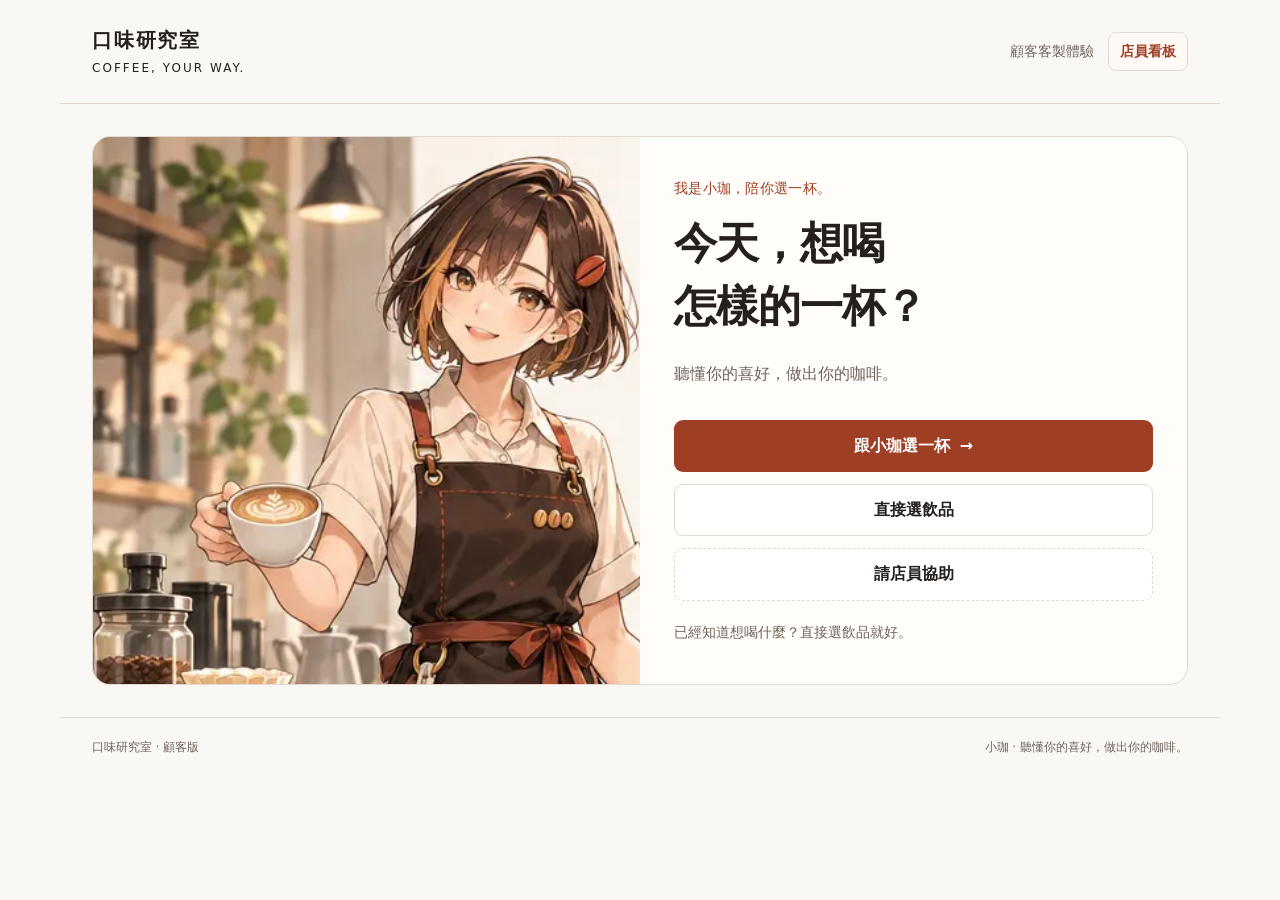
<file: index.html>
<!doctype html>
<html lang="zh-Hant">
<head>
  <meta charset="utf-8">
  <meta name="viewport" content="width=device-width, initial-scale=1">
  <meta name="theme-color" content="#2c201b">
  <title>口味研究室｜這杯咖啡，照你的喜歡</title>
  <meta name="description" content="選擇你喜歡的甜度與酸苦程度，讓這杯咖啡更符合你的口味。">
  <style>
:root {
  color-scheme: light;
  --ink: #25201e; --muted: #70635d; --accent: #9e3e24;
  --line: #e3d9d0; --paper: #faf8f5; --selected: #fff1e7;
}
* { box-sizing: border-box; }
body { margin: 0; background: var(--paper); color: var(--ink); font: 1rem/1.65 system-ui, -apple-system, "Noto Sans TC", sans-serif; }
button, input, select { font: inherit; }
button, label.choice, label.scale-option { -webkit-tap-highlight-color: transparent; }
button { cursor: pointer; }
button:disabled { cursor: not-allowed; opacity: .4; }
button, a, select { touch-action: manipulation; }
button:focus-visible, a:focus-visible, select:focus-visible, summary:focus-visible { outline: 3px solid #b87343; outline-offset: 4px; }
[hidden] { display: none !important; }
.sr-only { position: absolute; width: 1px; height: 1px; margin: -1px; padding: 0; clip-path: inset(50%); overflow: hidden; white-space: nowrap; }
.site-header { max-width: 1160px; margin: auto; padding: 24px 32px; display: flex; align-items: center; justify-content: space-between; gap: 16px; border-bottom: 1px solid var(--line); }
.brand { background: none; border: 0; color: var(--ink); padding: 0; text-align: left; font-size: 1.25rem; font-weight: 750; letter-spacing: .09em; }
.brand small { display: block; margin-top: 2px; font-size: .75rem; letter-spacing: .17em; font-weight: 500; }
.header-label { color: var(--muted); font-size: .875rem; }
.header-tools { display: flex; align-items: center; gap: 14px; flex-wrap: wrap; justify-content: flex-end; }
.staff-link { color: var(--accent); text-decoration: none; font-size: .875rem; font-weight: 650; border: 1px solid var(--line); border-radius: 8px; padding: 7px 11px; background: #fffaf6; }
.staff-link:hover { border-color: #b87343; background: var(--selected); }
main { max-width: 1160px; margin: 32px auto; padding: 0 32px; }
.cover { display: grid; grid-template-columns: minmax(0, 1.1fr) minmax(0, 1fr); min-height: 510px; overflow: hidden; border-radius: 18px; background: #2c201b; color: #fff7f1; }
.cover-copy { min-width: 0; padding: 52px 40px; display: flex; flex-direction: column; justify-content: center; }
.eyebrow { font-size: .875rem; color: var(--accent); letter-spacing: .12em; margin: 0 0 12px; }
.cover .eyebrow { color: #e7b78f; }
.cover h1 { font-size: clamp(2.35rem, 4vw, 3.5rem); line-height: 1.3; letter-spacing: -.025em; margin: 0 0 22px; }
.cover .intro { color: #e1cec2; max-width: 28em; margin: 0 0 30px; line-height: 1.9; }
.cover-actions { display: flex; flex-wrap: wrap; gap: 12px; }
.button { display: inline-flex; align-items: center; justify-content: center; gap: 10px; min-height: 50px; padding: 12px 23px; border: 1px solid transparent; border-radius: 9px; font-weight: 650; text-decoration: none; }
.primary { background: var(--accent); color: white; }
.secondary { background: white; color: var(--ink); border-color: var(--line); }
.cover .primary { background: #eed1ac; color: #302016; }
.cover .secondary { background: transparent; color: #fff7f1; border-color: #a08270; }
.cover-hint { font-size: .875rem; color: #cfb8a9; margin: 20px 0 0; }
.cover-photo { margin: 0; min-width: 0; position: relative; }
.cover-photo img { display: block; width: 100%; height: 100%; max-height: 640px; object-fit: cover; object-position: 50% 54%; }
.cover-photo figcaption { position: absolute; bottom: 24px; left: 26px; padding: 6px 12px; background: #251c18d9; border: 1px solid #a88b743d; font-size: .875rem; letter-spacing: .12em; color: #fff7f1; }
.flow { max-width: 760px; margin: 36px auto 50px; }
.flow-head { display: flex; justify-content: space-between; gap: 12px; font-size: .875rem; color: var(--muted); }
.progress { display: flex; gap: 7px; margin: 13px 0 34px; }
.progress i { height: 4px; flex: 1; border-radius: 2px; background: var(--line); }
.progress i.done { background: var(--accent); }
h1 { margin: 0 0 12px; font-size: clamp(1.8rem, 3.4vw, 2.5rem); line-height: 1.45; letter-spacing: -.025em; }
h1[tabindex]:focus { outline: none; }
h2 { font-size: 1.3rem; margin: 0 0 12px; }
.sub { margin: 0 0 28px; color: var(--muted); }
fieldset { border: 0; padding: 0; margin: 0; min-width: 0; }
legend { padding: 0; margin-bottom: 14px; font-weight: 650; font-size: 1.05rem; }
.choices { display: grid; grid-template-columns: repeat(2, minmax(0, 1fr)); gap: 14px; }
.choices.three { grid-template-columns: repeat(3, minmax(0, 1fr)); }
.choice { display: block; position: relative; cursor: pointer; }
.choice input, .scale-option input { position: absolute; inset: 0; width: 100%; height: 100%; opacity: 0; margin: 0; cursor: pointer; }
.choice-box { display: block; background: white; border: 2px solid var(--line); border-radius: 12px; padding: 22px 24px; min-height: 125px; height: 100%; }
.choice-title { display: block; padding-right: 18px; font-size: 1.25rem; font-weight: 700; margin-bottom: 7px; }
.choice-description { display: block; font-size: .875rem; color: var(--muted); line-height: 1.7; }
.choice input:checked + .choice-box { border-color: var(--accent); background: var(--selected); }
.choice input:checked + .choice-box::after { content: '✓'; position: absolute; right: 15px; top: 16px; font-weight: 700; color: var(--accent); }
.choice input:focus-visible + .choice-box, .scale-option input:focus-visible + .scale-box { outline: 3px solid #b87343; outline-offset: 3px; }
.choice input:hover + .choice-box, .scale-option input:hover + .scale-box { border-color: #b87343; }
.note { font-size: .875rem; color: var(--muted); line-height: 1.8; margin: 18px 0 0; }
.section-gap { margin-top: 30px; }
.hint { font-size: 1rem; color: #76331f; background: #f5e8de; padding: 13px 18px; border-radius: 8px; margin: 0 0 18px; }
.scale-grid { display: grid; grid-template-columns: repeat(3, minmax(0, 1fr)); gap: 10px; }
.scale-option { position: relative; display: block; cursor: pointer; }
.scale-box { height: 100%; min-height: 98px; display: flex; flex-direction: column; align-items: center; justify-content: center; gap: 4px; padding: 14px 5px; border: 2px solid var(--line); border-radius: 11px; background: white; }
.scale-number { font-size: 1.65rem; line-height: 1.3; font-weight: 700; }
.scale-label { font-size: .9375rem; text-align: center; line-height: 1.5; overflow-wrap: anywhere; }
.scale-option input:checked + .scale-box { border-color: var(--accent); color: var(--accent); background: var(--selected); }
.scale-ends { display: flex; justify-content: space-between; gap: 18px; color: var(--muted); font-size: .875rem; margin-top: 12px; }
.selected-text { display: block; min-height: 30px; margin-top: 15px; color: var(--accent); font-weight: 600; }
.form-nav { display: flex; align-items: center; justify-content: space-between; gap: 16px; border-top: 1px solid var(--line); margin-top: 32px; padding-top: 22px; }
.back { border: 0; color: var(--muted); background: transparent; padding: 12px 0; min-height: 48px; }
.drink-label { border-left: 4px solid var(--accent); padding: 16px 20px; background: white; margin-bottom: 24px; }
.drink-label h2 { font-size: 1.5rem; margin-bottom: 4px; }
.drink-label p { margin: 0; color: var(--muted); }
.selects { display: grid; grid-template-columns: repeat(2, minmax(0, 1fr)); gap: 18px; margin-top: 24px; }
.selects label { font-weight: 600; }
select { display: block; width: 100%; min-height: 50px; margin-top: 9px; border: 1px solid var(--line); background: white; color: var(--ink); padding: 11px; border-radius: 8px; font-weight: 400; }
details { background: white; border: 1px solid var(--line); border-radius: 12px; margin-top: 26px; }
summary { cursor: pointer; padding: 16px 20px; font-weight: 650; }
.details-content { padding: 6px 20px 22px; }
.details-content .choices .choice-box { min-height: 100px; }
.details-content .choice-title { font-size: 1.125rem; }
.complete { max-width: 680px; margin: 44px auto; }
.complete-heading { text-align: center; margin-bottom: 28px; }
.receipt { border: 1px solid var(--line); border-top: 5px solid var(--accent); background: white; border-radius: 12px; overflow: hidden; }
.receipt-top { padding: 27px 30px 20px; }
.receipt-top h2 { font-size: 1.65rem; margin: 0; }
.receipt-body { padding: 0 30px; }
dl { margin: 0; }
dl div { display: grid; grid-template-columns: 7em 1fr; gap: 14px; padding: 14px 0; border-top: 1px dashed var(--line); }
dt { color: var(--muted); }
dd { margin: 0; text-align: right; overflow-wrap: anywhere; font-weight: 550; }
.receipt-foot { background: #f4ece5; padding: 20px 30px; margin-top: 15px; }
.receipt-foot strong { display: block; font-size: 1.0625rem; }
.receipt-foot p { color: var(--muted); margin: 5px 0 0; font-size: .875rem; }
.order-code { margin: 10px 0 0; color: var(--accent); font-size: 1.2rem; font-weight: 750; }
.complete-actions { display: flex; justify-content: center; flex-wrap: wrap; gap: 12px; margin-top: 25px; }
.footer { max-width: 1160px; margin: 24px auto 0; border-top: 1px solid var(--line); padding: 20px 32px; color: var(--muted); font-size: .75rem; display: flex; justify-content: space-between; gap: 14px; }
.footer a { color: inherit; }
@media (max-width: 720px) {
  .site-header { padding: 16px 16px; } .brand { font-size: 1.15rem; }
  main { margin: 16px auto 24px; padding: 0 16px; }
  .cover { grid-template-columns: minmax(0, 1fr); grid-template-areas: "photo" "copy"; min-height: 0; border-radius: 14px; }
  .cover-copy { grid-area: copy; padding: 24px clamp(20px, 6vw, 36px); }
  .cover .eyebrow { margin-bottom: 8px; }
  .cover h1 { font-size: clamp(1.875rem, 8.5vw, 2.5rem); line-height: 1.25; margin-bottom: 14px; }
  .cover .intro { margin-bottom: 20px; line-height: 1.75; }
  .cover .intro br { display: none; }
  .cover-actions { flex-direction: column; flex-wrap: nowrap; gap: 10px; }
  .cover-actions .button { width: 100%; min-height: 50px; }
  .cover-hint { margin-top: 14px; line-height: 1.65; }
  .cover-photo { grid-area: photo; width: 100%; aspect-ratio: 16 / 9; overflow: hidden; }
  .cover-photo img { position: absolute; inset: 0; height: 100%; max-height: none; object-position: 50% 50%; }
  .cover-photo figcaption { display: none; }
  .flow { margin: 25px auto 36px; } .progress { margin-bottom: 26px; }
  .choice-box { padding: 18px 16px; min-height: 118px; }
  .choice-title { font-size: 1.15rem; } .choices { gap: 10px; }
  .choices.three { grid-template-columns: 1fr; }
  .choices.three .choice-box { min-height: 0; }
  .scale-grid { gap: 6px; } .scale-box { padding: 12px 3px; min-height: 97px; }
  .scale-number { font-size: 1.5rem; } .scale-label { font-size: .875rem; }
  .selects { gap: 14px; } .button { padding: 12px 17px; }
  .receipt-top { padding: 24px 20px 18px; } .receipt-body { padding: 0 20px; }
  .receipt-foot { padding: 18px 20px; } .complete { margin: 30px auto; }
  dl div { grid-template-columns: 5.5em 1fr; gap: 10px; }
  .footer { padding: 18px 20px; flex-wrap: wrap; }
}
@media (max-width: 370px) {
  .cover-copy { padding: 22px 20px; }
  .choices { grid-template-columns: 1fr; } .choice-box { min-height: 0; }
  .selects { grid-template-columns: 1fr; } .header-label, .staff-link { font-size: .8125rem; }
}
@media (max-width: 720px) and (max-height: 700px) and (orientation: portrait) {
  .cover-photo { aspect-ratio: 12 / 5; }
  .cover-copy { padding-top: 20px; padding-bottom: 20px; }
}
@media (prefers-reduced-motion: no-preference) {
  .choice-box, .scale-box, .button { transition: background-color .15s, border-color .15s; }
}

/* Customer illustrations are inline SVG: no image host or icon-font dependency. */
.choice-box { position: relative; }
.choice input { z-index: 1; }
.choice-art { display: flex; align-items: center; justify-content: center; height: 144px; margin: -8px 0 15px; pointer-events: none; }
.choice-art svg { display: block; width: 100%; max-width: 172px; height: 100%; }
.choice-art svg[data-illustration="black-coffee"] { max-width: 224px; }
.choice-copy { display: block; min-width: 0; }
.choice.has-art .choice-title { padding-right: 0; }
.choice.has-art .choice-box::after { z-index: 0; }
.scale-meter { display: flex; align-items: flex-end; justify-content: center; gap: 5px; height: 22px; margin-bottom: 3px; }
.scale-meter i { display: block; width: 8px; border: 1px solid #c8b6a7; border-radius: 3px 3px 1px 1px; background: #f0e8e0; }
.scale-meter i:nth-child(1) { height: 10px; }
.scale-meter i:nth-child(2) { height: 16px; }
.scale-meter i:nth-child(3) { height: 22px; }
.scale-meter i.filled { border-color: #9e5c3f; background: #b46e4b; }
.section-art { display: inline-flex; vertical-align: middle; margin-right: 9px; }
.section-art svg { width: 40px; height: 40px; display: block; }
.select-heading { display: flex; align-items: center; gap: 10px; min-height: 46px; }
.select-heading svg { width: 44px; height: 44px; flex: 0 0 44px; }
.drink-label.with-art { display: flex; align-items: center; gap: 18px; }
.drink-label.with-art > svg { width: 88px; height: 88px; flex: 0 0 88px; }
@media (max-width: 720px) {
  .choice-art { height: 116px; margin: -5px 0 12px; }
  .choice-art svg { max-width: 142px; }
  .choice-art svg[data-illustration="black-coffee"] { max-width: 188px; }
  .choices.three .has-art .choice-box { display: flex; align-items: center; gap: 16px; padding: 14px 16px; }
  .choices.three .choice-art { flex: 0 0 80px; width: 80px; height: 80px; margin: 0; }
  .choices.three .choice-copy { padding-right: 12px; }
  .drink-label.with-art { gap: 12px; padding: 12px 16px; }
  .drink-label.with-art > svg { width: 70px; height: 70px; flex-basis: 70px; }
}
@media (max-width: 370px) {
  .choices .has-art .choice-box { display: flex; align-items: center; gap: 12px; padding: 14px; }
  .choices .choice-art { flex: 0 0 94px; width: 94px; height: 88px; margin: 0; }
  .choices .choice-copy { padding-right: 8px; }
}
</style>
  <link rel="stylesheet" href="xiaojia.css?v=20261006-assist1">
</head>
<body>
  <header class="site-header">
    <button class="brand" type="button" data-action="home" aria-label="口味研究室，回封面">口味研究室<small>COFFEE, YOUR WAY.</small></button>
    <div class="header-tools">
      <span class="header-label" id="header-label">顧客客製體驗</span>
      <a class="staff-link" href="staff.html">店員看板</a>
    </div>
  </header>
  <main>
    <section class="cover xiaojia-cover" id="cover" aria-labelledby="cover-title">
      <div class="cover-copy">
        <p class="eyebrow">我是小珈，陪你選一杯。</p>
        <h1 id="cover-title" tabindex="-1">今天，想喝<br>怎樣的一杯？</h1>
        <p class="intro">聽懂你的喜好，做出你的咖啡。</p>
        <div class="cover-actions">
          <button class="button primary" type="button" data-action="guided">跟小珈選一杯 <span aria-hidden="true">→</span></button>
          <button class="button secondary" type="button" data-action="direct">直接選飲品</button>
          <button class="button secondary xiaojia-assist-button" type="button" data-action="assistance">請店員協助</button>
        </div>
        <p class="cover-hint">已經知道想喝什麼？直接選飲品就好。</p>
      </div>
      <div class="xiaojia-cover-art" role="img" aria-label="小珈端著咖啡，邀你選擇今天的一杯"></div>
    </section>
    <div id="surface" hidden></div>
    <noscript><p>請啟用瀏覽器的 JavaScript，或直接向店員點餐。</p></noscript>
  </main>
  <footer class="footer">
    <span>口味研究室 · 顧客版</span>
    <span>小珈 · 聽懂你的喜好，做出你的咖啡。</span>
  </footer>
  <script src="config.js"></script>
  <script src="api.js?v=20261006-assist1"></script>
  <script src="coffee-assistance.js?v=20261006-assist1"></script>
  <script src="xiaojia.js?v=20261006-assist1"></script>
  <script>
// 小珈模組未載入時，原點餐流程仍可使用。
const xiaojia = window.Xiaojia || {
  reset() {}, respond() {}, guideHTML() { return ''; }, completionHTML() { return ''; }
};
const $ = id => document.getElementById(id);
const DRINKS = {
  latte: { name: '一般拿鐵', description: '咖啡與牛奶，圓潤滑順。', milk: 'yes' },
  americano: { name: '美式咖啡', description: '不加奶，口感清爽。', milk: 'no' },
  pourover: { name: '手沖咖啡', description: '不加奶，細細感受咖啡香氣。', milk: 'no' }
};
const LEVELS = {
  sweet: { title: '甜度', short: ['微甜', '少甜', '標準', '偏甜', '很甜'], full: ['微甜', '少甜', '標準甜度', '偏甜', '很甜'], left: '少甜', right: '偏甜', hint: '數字越大，喝起來越甜。' },
  acid: { title: '酸味', short: ['極柔和', '柔和', '適中', '明顯', '強烈'], full: ['非常柔和的果酸', '柔和果酸', '酸味適中', '明顯果酸', '強烈、明亮的果酸'], left: '柔和果酸', right: '明顯果酸', hint: '數字越大，酸味越明顯。' },
  bitter: { title: '苦味', short: ['極微苦', '微苦', '適中', '明顯', '強烈'], full: ['非常輕微的苦味', '柔和微苦', '苦味適中', '明顯苦味', '強烈苦味'], left: '柔和微苦', right: '明顯苦味', hint: '數字越大，苦味越明顯。' }
};
// Retain original recipe values for compatibility with cloud orders.
const TASTE_LEVELS = [2, 3, 4];
const SAUCES = { plain: '原味糖', hazelnut: '榛果糖醬', caramel: '焦糖糖醬' };
const initialState = () => ({
  mode: 'guided', milk: null, drink: null, sugar: null, sauce: 'plain', sweet: 2,
  direction: null, intensity: 3, temp: '冰飲', ice: '標準冰', milkAmount: '標準奶量', extraOpen: false
});
let state = initialState();
let screen = 'cover';
let assistanceReturnScreen = 'cover';
const assistance = window.CoffeeAssistance;
let lastOrder = null;
let submitting = false;
let submitError = '';
let pendingOrder = null;
try { pendingOrder = JSON.parse(sessionStorage.getItem('coffeePendingOrder') || 'null'); } catch {}
const STEP_NAMES = { milk: '奶的選擇', sugar: '糖與甜度', direction: '酸苦方向', intensity: '口味程度', drink: '飲品選擇', finish: '最後調整' };
const sequence = () => state.mode === 'direct' ? ['drink', 'finish'] : ['milk', 'sugar', 'direction', ...(state.direction === 'balanced' ? [] : ['intensity']), 'finish'];
const availableDrinks = () => Object.keys(DRINKS).filter(id => state.mode === 'direct' || DRINKS[id].milk === state.milk);
const acidOrBitter = () => LEVELS[state.direction === 'acid' ? 'acid' : 'bitter'];
const escapeHTML = value => String(value).replace(/[&<>"']/g, c => ({ '&': '&amp;', '<': '&lt;', '>': '&gt;', '"': '&quot;', "'": '&#39;' }[c]));

// These drawings are decorative. The existing visible labels remain the
// accessible names and the only source of meaning for each selection.
function illustration(kind) {
  const latte = '<ellipse cx="63" cy="103" rx="45" ry="8" fill="#dfcbb8" stroke="none"/><path d="M94 58h9c18 0 16 27-8 28" fill="#fffaf3"/><path d="M27 49h68v27c0 17-14 26-34 26S27 93 27 76Z" fill="#fdf7eb"/><path d="M34 74c3 14 14 21 29 21" fill="none" stroke="#dfcbb8"/><ellipse cx="61" cy="49" rx="34" ry="13" fill="#e0b489"/><ellipse cx="61" cy="49" rx="28" ry="9" fill="#b8774b" stroke="none"/><path d="M61 54C43 50 42 42 50 41c5 0 9 4 11 7 2-3 6-7 11-7 8-1 9 9-11 16Z" fill="#fff5dc" stroke="none"/><path d="M61 48v11" stroke="#fff5dc" stroke-width="2"/><path d="M46 30c-7-8 8-10 2-18M68 27c-7-8 8-10 2-18" stroke="#ba9e88" fill="none"/>';
  const americano = '<ellipse cx="62" cy="106" rx="42" ry="7" fill="#dfcbb8" stroke="none"/><path d="M86 49h12c15 0 15 27-7 30" fill="#faf5eb"/><path d="M27 42h65l-7 47c-1 10-11 15-25 15s-23-5-25-15Z" fill="#f5e9d9"/><path d="M35 61h49l-4 27c-1 6-8 10-20 10s-18-4-19-10Z" fill="#5d382a" stroke="none"/><ellipse cx="59" cy="43" rx="32" ry="11" fill="#4a2b22"/><path d="M40 40c9-4 21-5 33-2" stroke="#ad7a54" fill="none"/><path d="M45 25c-6-7 7-9 2-16M66 23c-6-7 7-9 2-16" stroke="#ba9e88" fill="none"/>';
  const pourover = '<ellipse cx="65" cy="113" rx="41" ry="6" fill="#dfcbb8" stroke="none"/><path d="M51 67h30l6 14 13 20c3 5-2 10-9 10H40c-8 0-12-5-9-10l14-20Z" fill="#f4eade"/><path d="M90 81h7c21 0 18 23 1 23" fill="none"/><path d="M43 88h45l9 15c1 2-2 3-6 3H40c-4 0-6-1-5-3Z" fill="#78503a" stroke="none"/><path d="M28 25h76L81 62H52Z" fill="#fffaf1"/><ellipse cx="66" cy="25" rx="38" ry="9" fill="#d4b18c"/><ellipse cx="66" cy="25" rx="28" ry="5" fill="#68412e" stroke="none"/><path d="m42 35 15 20m0-18 7 20m7-20-1 20m16-22-10 20" stroke="#c6b09a"/><path d="M47 64h38M66 69v5" stroke="#8d654a"/>';
  const sugar = '<path d="m29 72 24-14 26 15-25 15Z" fill="#fffaf0"/><path d="M29 72v24l25 15V88Z" fill="#e6d7c6"/><path d="m54 88 25-15v24l-25 14Z" fill="#f5ead9"/><path d="m58 39 21-12 23 13-22 13Z" fill="#fffaf0"/><path d="M58 39v21l22 14V53Z" fill="#e6d7c6"/><path d="m80 53 22-13v21L80 74Z" fill="#f5ead9"/>';
  const hazelnuts = '<path d="M47 75c-8-1-15 7-15 19 0 11 12 18 18 18 8 0 17-8 16-19S56 75 47 75Z" fill="#b57a49"/><path d="M34 84c7-8 20-8 28 0" fill="none"/><path d="M51 84c-4 8-5 16-3 24" stroke="#e7bd8e" fill="none"/><path d="M71 97c0-10 10-19 21-17 8 2 13 11 10 20s-12 14-19 12-12-8-12-15Z" fill="#ecd1a7"/><path d="M88 87c-4 5-7 12-6 19" fill="none" stroke="#b88856"/>';
  const bottle = '<path d="M47 22h32v15l7 12v53c0 6-4 10-10 10H50c-6 0-10-4-10-10V49l7-12Z" fill="#e0ae6d"/><path d="M48 14h30v12H48Z" fill="#f8edd8"/><path d="M50 13V8h37v6M87 8v10" fill="none"/><path d="M46 53h34v29H46Z" fill="#fff5df" stroke="none"/><path d="M56 39v11" stroke="#fff3d9" fill="none"/>';
  const chocolate = '<g transform="rotate(-12 57 68)"><rect x="26" y="29" width="57" height="73" rx="5" fill="#6e4331"/><path d="M34 37h17v22H34Zm24 0h17v22H58ZM34 67h17v25H34Zm24 0h17v25H58Z" fill="#976040" stroke="#503222"/></g><path d="m71 91 22-12 16 10-23 14Z" fill="#d5a461"/><path d="M71 91v13l15 10v-11Zm15 12 23-14v13l-23 12Z" fill="#bb8043"/>';
  const fruit = '<circle cx="52" cy="72" r="33" fill="#e6a856"/><circle cx="52" cy="72" r="26" fill="#f7d28e" stroke="#fff0c9" stroke-width="3"/><path d="M52 47v50M27 72h50M34 54l36 36M34 90l36-36" stroke="#fff0c9" stroke-width="3"/><path d="M46 35c1-13 14-21 27-17-2 11-13 20-27 17Z" fill="#829574"/><g fill="#8f6372"><circle cx="91" cy="86" r="11"/><circle cx="105" cy="97" r="10"/><circle cx="84" cy="105" r="11"/></g><path d="m90 81 2 4 4-1m8 9 2 3 3-1m-26 4 2 3 3-1" stroke="#dfbcca" fill="none"/>';
  const iced = '<ellipse cx="66" cy="112" rx="31" ry="5" fill="#dfcbb8" stroke="none"/><path d="m44 17 7-8 26 58" fill="none" stroke="#b2704d" stroke-width="5"/><path d="M33 31h66l-8 73c-1 6-8 9-25 9s-24-3-25-9Z" fill="#e6efeb"/><path d="m42 51 6 52c11 5 27 5 36 0l6-52Z" fill="#a9714e" stroke="none"/><path d="m47 42 18-1 2 18-17 2Zm23-1 18 5-4 17-18-4Z" fill="#d9e9e4" stroke="#7c9d99"/><path d="M39 32h54" fill="none" stroke="#fdfbf4"/>';
  const milkJug = '<path d="M37 29h48v12l9 16v45c0 6-5 9-11 9H46c-8 0-12-4-12-11V58l6-16Z" fill="#fffaf0"/><path d="M85 58h9c22 0 23 30 1 30" fill="none"/><path d="M42 30h32M44 47h31" fill="none" stroke="#c1ac92"/><path d="M34 65h60v35c0 8-6 11-13 11H46c-8 0-12-4-12-11Z" fill="#eadac0" stroke="none"/><path d="M34 65v35c0 8 4 11 12 11h35c7 0 13-3 13-11V65" fill="none"/>';
  let art = '', wide = false;
  switch (kind) {
    case 'latte': art = latte; break;
    case 'americano': art = americano; break;
    case 'pourover': art = pourover; break;
    case 'black-coffee': wide = true; art = `<g transform="translate(1 14) scale(.87)">${americano}</g><g transform="translate(108 6) scale(.87)">${pourover}</g>`; break;
    case 'sugar': case 'plain': art = sugar; break;
    case 'no-sugar': art = sugar + '<circle cx="66" cy="66" r="47" fill="none" stroke="#a65b43" stroke-width="4"/><path d="m32 100 68-68" stroke="#fffaf3" stroke-width="9"/><path d="m32 100 68-68" stroke="#a65b43" stroke-width="4"/>'; break;
    case 'hazelnut': art = `<g transform="translate(-5 0) scale(.88)">${bottle}</g>${hazelnuts}`; break;
    case 'caramel': art = bottle + '<path d="m80 90 19-10 17 9-19 12Z" fill="#d29b50"/><path d="M80 90v13l17 12v-14Zm17 11 19-12v12l-19 14Z" fill="#b9783d"/>'; break;
    case 'bitter': art = chocolate; break;
    case 'balanced': art = `<g transform="translate(-5 24) scale(.64)">${chocolate}</g><g transform="translate(50 24) scale(.64)">${fruit}</g>`; break;
    case 'acid': art = fruit; break;
    case 'standard': art = americano; break;
    case 'cold': art = iced; break;
    case 'hot': art = americano; break;
    case 'ice': art = '<g fill="#d7e8e6" stroke="#668782"><path d="m21 54 33-12 28 13-34 14Z"/><path d="M21 54v33l27 16V69Zm27 15 34-14v32l-34 16Z"/><path d="m66 26 24-8 21 11-25 9Z"/><path d="M66 26v23l20 13V38Zm20 12 25-9v23L86 62Z"/></g>'; break;
    case 'milk': art = milkJug; break;
    default: return '';
  }
  const backdrop = wide ? '<ellipse cx="112" cy="70" rx="105" ry="49" fill="#f5ecdf"/>' : '<circle cx="64" cy="68" r="49" fill="#f5ecdf"/>';
  return `<svg xmlns="http://www.w3.org/2000/svg" viewBox="0 0 ${wide ? 224 : 128} 128" aria-hidden="true" focusable="false" data-illustration="${kind}">${backdrop}<g stroke="#624331" stroke-width="2.3" stroke-linecap="round" stroke-linejoin="round">${art}</g></svg>`;
}
function choiceIllustration(name, value) {
  const map = {
    milk: { yes: 'latte', no: 'black-coffee' },
    drink: { latte: 'latte', americano: 'americano', pourover: 'pourover' },
    sugar: { yes: 'sugar', no: 'no-sugar' },
    sauce: { plain: 'plain', hazelnut: 'hazelnut', caramel: 'caramel' },
    direction: { standard: 'standard', bitter: 'bitter', balanced: 'balanced', acid: 'acid' },
    temp: { '冰飲': 'cold', '熱飲': 'hot' }
  };
  return illustration(map[name]?.[value]);
}
function levelMeter(level) {
  return `<span class="scale-meter" aria-hidden="true">${[1, 2, 3].map(n => `<i class="${n <= level ? 'filled' : ''}"></i>`).join('')}</span>`;
}
function radio(name, value, title, description = '') {
  const art = choiceIllustration(name, value);
  return `<label class="choice${art ? ' has-art' : ''}"><input type="radio" name="${name}" value="${value}" ${state[name] === value ? 'checked' : ''}><span class="choice-box">${art ? `<span class="choice-art">${art}</span>` : ''}<span class="choice-copy"><span class="choice-title">${title}</span>${description ? `<span class="choice-description">${description}</span>` : ''}</span></span></label>`;
}
function group(legend, content, columns = '', visibleLegend = false) {
  return `<fieldset><legend${visibleLegend ? '' : ' class="sr-only"'}>${legend}</legend><div class="choices ${columns}">${content}</div></fieldset>`;
}
function scale(name, level) {
  const artKind = name === 'sweet' ? 'sugar' : state.direction === 'acid' ? 'acid' : 'bitter';
  return `<fieldset class="section-gap"><legend><span class="section-art">${illustration(artKind)}</span>${level.title}程度</legend><p class="hint" id="${name}-hint">${level.hint}</p><div class="scale-grid">${TASTE_LEVELS.map(n => `<label class="scale-option"><input type="radio" name="${name}" value="${n}" ${state[name] === n ? 'checked' : ''} aria-label="${n - 1}，${level.full[n - 1]}" aria-describedby="${name}-hint"><span class="scale-box">${levelMeter(n - 1)}<span class="scale-number">${n - 1}</span><span class="scale-label">${level.short[n - 1]}</span></span></label>`).join('')}</div><div class="scale-ends"><span>${level.left}</span><span>${level.right}</span></div><output class="selected-text" id="${name}-description" aria-live="polite">目前選擇：${state[name] - 1} · ${level.full[state[name] - 1]}</output></fieldset>`;
}
function sugarControls() {
  let html = group('需要加糖嗎？', radio('sugar', 'no', '不加糖', '不額外加糖或風味糖醬。') + radio('sugar', 'yes', '要糖', '選擇糖的口味與甜度。'));
  if (state.sugar === 'yes') {
    html += `<div class="section-gap">${group('選擇糖的口味', radio('sauce', 'plain', '原味糖', '只增加甜味。') + radio('sauce', 'hazelnut', '榛果糖醬', '加入榛果風味。') + radio('sauce', 'caramel', '焦糖糖醬', '加入焦糖風味。'), 'three', true)}</div>`;
    html += scale('sweet', LEVELS.sweet) + '<p class="note">風味糖醬本身含糖，甜度依所選糖醬的用量調整。</p>';
  }
  return html + '<p class="note">不加糖指不額外添加糖；牛奶與其他原料仍可能含有糖分。</p>';
}
function directionControls(includeStandard = false) {
  return group('咖啡風味方向', (includeStandard ? radio('direction', 'standard', '店家標準', '依店家原本的風味製作。') : '') + radio('direction', 'bitter', '偏苦', '巧克力、堅果、焦糖般的風味。') + radio('direction', 'balanced', '平衡', '酸苦均衡，不特別偏向任何一邊。') + radio('direction', 'acid', '偏酸', '柑橘、熱帶水果、莓果般的風味。'), includeStandard ? '' : 'three') + '<p class="note">這些是咖啡本身的風味描述；風味糖醬需另外選擇。</p>';
}
function selectControl(name, title, options) {
  return `<label><span class="select-heading">${illustration(name === 'ice' ? 'ice' : 'milk')}${title}</span><select name="${name}">${options.map(value => `<option value="${value}" ${state[name] === value ? 'selected' : ''}>${value}</option>`).join('')}</select></label>`;
}
function drinkChoices() {
  return group('選擇飲品', availableDrinks().map(id => radio('drink', id, DRINKS[id].name, DRINKS[id].description)).join(''), state.mode === 'direct' ? 'three' : '');
}
function finishView() {
  let html = '<h1 id="page-title" tabindex="-1">最後，選冷熱與份量。</h1>';
  if (state.mode === 'guided' && state.milk === 'no') html += drinkChoices();
  else {
    const drink = DRINKS[state.drink];
    html += `<div class="drink-label with-art">${illustration(state.drink)}<div><h2>${drink.name}</h2><p>${drink.description}</p></div></div>`;
  }
  html += `<div class="section-gap">${group('冷飲或熱飲', radio('temp', '冰飲', '冰飲') + radio('temp', '熱飲', '熱飲'), '', true)}</div>`;
  const selects = (state.temp === '冰飲' ? selectControl('ice', '冰量', ['去冰', '微冰', '少冰', '標準冰']) : '') + (state.milk === 'yes' ? selectControl('milkAmount', '奶量', ['少奶', '標準奶量', '多奶']) : '');
  if (selects) html += `<div class="selects">${selects}</div>`;
  if (state.mode === 'direct') {
    html += `<details id="extra-options" ${state.extraOpen ? 'open' : ''}><summary>我要客製 · 糖醬、甜度與酸苦</summary><div class="details-content"><h2>想加一點甜嗎？</h2>${sugarControls()}<div class="section-gap"><h2>咖啡風味</h2>${directionControls(true)}${['acid', 'bitter'].includes(state.direction) ? scale('intensity', acidOrBitter()) : ''}</div></div></details>`;
  }
  return html;
}
function formatTasteValue(key, value) {
  if (!['甜度', '酸味程度', '苦味程度'].includes(key) || typeof value !== 'string') return value;
  return value.replace(/^([234]) \/ 5 · /, (_, level) => `${Number(level) - 1} / 3 · `);
}
function noteRows() {
  const rows = [['飲品', DRINKS[state.drink].name], ['冷熱', state.temp]];
  if (state.temp === '冰飲') rows.push(['冰量', state.ice]);
  if (state.milk === 'yes') rows.push(['奶量', state.milkAmount]);
  if (state.sugar === 'yes') rows.push(['糖／糖醬', SAUCES[state.sauce]], ['甜度', `${state.sweet} / 5 · ${LEVELS.sweet.full[state.sweet - 1]}`]);
  else rows.push(['加糖', '不加糖']);
  if (state.direction === 'acid' || state.direction === 'bitter') {
    const level = acidOrBitter();
    rows.push(['風味方向', state.direction === 'acid' ? '偏酸' : '偏苦'], [`${level.title}程度`, `${state.intensity} / 5 · ${level.full[state.intensity - 1]}`]);
  } else if (state.direction === 'balanced') rows.push(['風味方向', '酸苦平衡']);
  else rows.push(['咖啡風味', '店家標準']);
  return rows.map(([key, value]) => [key, formatTasteValue(key, value)]);
}
async function submitOrder() {
  const selection = JSON.parse(JSON.stringify(state));
  if (!pendingOrder || JSON.stringify(pendingOrder.selection) !== JSON.stringify(selection)) {
    pendingOrder = { requestId: crypto.randomUUID(), selection };
    try { sessionStorage.setItem('coffeePendingOrder', JSON.stringify(pendingOrder)); } catch {}
  }
  const { order } = await CoffeeAPI.request('/api/orders', { method: 'POST', body: pendingOrder });
  if (!order?.number || !Array.isArray(order.rows)) throw new Error('無法確認訂單，請在此頁重試。');
  pendingOrder = null;
  try { sessionStorage.removeItem('coffeePendingOrder'); } catch {}
  return order;
}
function completeView() {
  const order = { ...lastOrder, rows: lastOrder.rows.map(([key, value]) => [key, formatTasteValue(key, value)]) };
  return `<section class="complete">${xiaojia.completionHTML(order) || '<div class="complete-heading"><p class="eyebrow">已送出</p><h1 id="page-title" tabindex="-1">訂單已送達。</h1><p class="sub">請保留訂單號碼，等候店員確認及叫號。</p></div>'}<article class="receipt" aria-labelledby="note-title"><div class="receipt-top"><p class="eyebrow">你的口味筆記</p><h2 id="note-title">${escapeHTML(order.drink)}</h2><p class="order-code">訂單 ${escapeHTML(order.number)}</p></div><div class="receipt-body"><dl>${order.rows.map(([key, value]) => `<div><dt>${escapeHTML(key)}</dt><dd>${escapeHTML(value)}</dd></div>`).join('')}</dl></div><div class="receipt-foot"><strong>店家已收到你的點餐內容</strong><p>如需修改或取消，請告知店員此訂單號碼。</p></div></article><div class="complete-actions"><button class="button primary" type="button" data-action="restart">再點一杯</button></div></section>`;
}
function canContinue() {
  if (screen === 'milk') return state.milk !== null;
  if (screen === 'sugar') return state.sugar !== null;
  if (screen === 'direction') return ['bitter', 'balanced', 'acid'].includes(state.direction);
  if (screen === 'drink' || screen === 'finish') return Boolean(DRINKS[state.drink]) && availableDrinks().includes(state.drink);
  return screen === 'intensity';
}
function render(focusTitle = false) {
  if (screen !== 'assistance') assistance?.saveContext({
    state: screen === 'complete' ? initialState() : JSON.parse(JSON.stringify(state)),
    screen: screen === 'complete' ? 'cover' : screen
  });
  document.querySelectorAll('[data-action="assistance"]').forEach(button => {
    button.textContent = assistance?.label() || '請店員協助';
  });
  const onCover = screen === 'cover';
  $('cover').hidden = !onCover;
  $('surface').hidden = onCover;
  $('header-label').textContent = onCover ? '顧客客製體驗' : screen === 'assistance' ? '店員協助點餐' : screen === 'complete' ? '口味確認' : state.mode === 'direct' ? '直接選飲品' : '我的客製咖啡';
  if (onCover) {
    $('surface').innerHTML = '';
    if (focusTitle) $('cover-title').focus();
    return;
  }
  if (screen === 'assistance') $('surface').innerHTML = assistance?.viewHTML() || '<section class="xiaojia-assistance"><h1 id="page-title" tabindex="-1">請店員協助</h1><p>呼叫元件未載入，請直接向店員求助。</p><button class="button secondary" type="button" data-action="assistance-back">返回點餐</button></section>';
  else if (screen === 'complete') $('surface').innerHTML = completeView();
  else {
    const steps = sequence(), index = steps.indexOf(screen);
    let content = '';
    if (screen === 'milk') content = '<h1 id="page-title" tabindex="-1">今天，要加奶嗎？</h1>' + group('加奶或不加奶', radio('milk', 'yes', '加奶', '一般拿鐵，奶香滑順。') + radio('milk', 'no', '不加奶', '美式或手沖，感受咖啡本味。'));
    if (screen === 'sugar') content = '<h1 id="page-title" tabindex="-1">想加一點甜嗎？</h1>' + sugarControls();
    if (screen === 'direction') content = '<h1 id="page-title" tabindex="-1">今天，想喝哪種風味？</h1>' + directionControls();
    if (screen === 'intensity') {
      const level = acidOrBitter();
      content = `<h1 id="page-title" tabindex="-1">想要多明顯的${level.title}？</h1>` + scale('intensity', level);
    }
    if (screen === 'drink') content = '<h1 id="page-title" tabindex="-1">今天想喝哪一杯？</h1>' + drinkChoices();
    if (screen === 'finish') content = finishView();
    content = content.replace(/(<h1\b[^>]*>[\s\S]*?<\/h1>)/,
      heading => heading + xiaojia.guideHTML(screen, state, { submitting, error: submitError }));
    $('surface').innerHTML = `<section class="flow"><div class="flow-head"><span>${STEP_NAMES[screen]}</span><span>第 ${index + 1} / ${steps.length} 步</span></div><div class="progress" role="progressbar" aria-label="選擇進度" aria-valuemin="0" aria-valuemax="${steps.length}" aria-valuenow="${index + 1}">${steps.map((_, i) => `<i class="${i <= index ? 'done' : ''}" aria-hidden="true"></i>`).join('')}</div><form id="coffee-form" novalidate>${content}<div class="form-nav"><button class="back" type="button" data-action="back">← ${index === 0 ? '回封面' : '上一步'}</button><button class="button primary" type="submit" ${canContinue() ? '' : 'disabled'}>${screen === 'finish' ? '送出給店員' : '下一步 →'}</button></div></form></section>`;
  }
  const form = $('coffee-form');
  if (form) form.insertAdjacentHTML('afterend', '<div class="assistance-shortcut"><button class="back" type="button" data-action="assistance" ' + (submitting ? 'disabled' : '') + '>' + (assistance?.label() || '請店員協助') + '</button></div>');
  if (form && submitting) {
    form.setAttribute('aria-busy', 'true');
    form.querySelectorAll('input, select, button').forEach(control => control.disabled = true);
    form.querySelector('[type="submit"]').textContent = '送出中…';
  }
  if (form && submitError) {
    const message = document.createElement('p');
    message.className = 'hint';
    message.setAttribute('role', 'alert');
    message.textContent = submitError;
    form.querySelector('.form-nav').before(message);
  }
  if (focusTitle) {
    $('page-title').focus({ preventScroll: true });
    window.scrollTo({ top: 0 });
  }
}
function start(mode) {
  xiaojia.reset();
  state = initialState();
  state.mode = mode;
  lastOrder = null;
  submitError = '';
  if (mode === 'direct') { state.sugar = 'no'; state.direction = 'standard'; }
  screen = sequence()[0];
  render(true);
}
async function next() {
  if (submitting || !canContinue()) return;
  xiaojia.reset();
  if (screen === 'finish') {
    submitting = true;
    submitError = '';
    render();
    try {
      lastOrder = await submitOrder();
      screen = 'complete';
    } catch (error) {
      submitError = error.message;
    } finally {
      submitting = false;
    }
  }
  else { const steps = sequence(); screen = steps[steps.indexOf(screen) + 1]; }
  render(true);
}
function back() {
  xiaojia.reset();
  const steps = sequence(), index = steps.indexOf(screen);
  screen = index > 0 ? steps[index - 1] : 'cover';
  render(true);
}
function changeChoice(name, value) {
  const valid = { milk: ['yes', 'no'], sugar: ['yes', 'no'], sauce: Object.keys(SAUCES), direction: state.mode === 'direct' ? ['standard', 'bitter', 'balanced', 'acid'] : ['bitter', 'balanced', 'acid'], temp: ['冰飲', '熱飲'], ice: ['去冰', '微冰', '少冰', '標準冰'], milkAmount: ['少奶', '標準奶量', '多奶'], drink: availableDrinks() };
  if (name === 'sweet' || name === 'intensity') {
    const number = Number(value);
    if (!TASTE_LEVELS.includes(number)) return;
    state[name] = number;
    const level = name === 'sweet' ? LEVELS.sweet : acidOrBitter();
    const output = $(`${name}-description`);
    if (output) output.textContent = `目前選擇：${number - 1} · ${level.full[number - 1]}`;
    xiaojia.respond(name, value, state);
    assistance?.saveContext({ state: JSON.parse(JSON.stringify(state)), screen });
    return;
  }
  if (!valid[name] || !valid[name].includes(value)) return;
  const details = $('extra-options');
  if (details) state.extraOpen = details.open;
  if (name === 'milk' && value !== state.milk) state.drink = value === 'yes' ? 'latte' : null;
  if (name === 'drink') state.milk = DRINKS[value].milk;
  if (name === 'direction' && value !== state.direction) state.intensity = 3;
  state[name] = value;
  xiaojia.respond(name, value, state);
  render();
  // 重新呈現條件選項後，讓鍵盤焦點留在原本的控制項。
  const control = document.querySelector(`input[name="${name}"][value="${value}"], select[name="${name}"]`);
  if (control) control.focus({ preventScroll: true });
}
document.addEventListener('change', event => {
  if (event.target.matches('#coffee-form input, #coffee-form select')) changeChoice(event.target.name, event.target.value);
});
document.addEventListener('submit', event => {
  if (event.target.id === 'coffee-form') { event.preventDefault(); next(); }
});
document.addEventListener('click', event => {
  if (submitting || assistance?.busy()) return;
  const button = event.target.closest('[data-action]');
  if (!button || button.disabled) return;
  const action = button.dataset.action;
  if (action === 'assistance') {
    xiaojia.reset();
    if (screen !== 'assistance') assistanceReturnScreen = screen;
    const details = $('extra-options');
    if (details) state.extraOpen = details.open;
    assistance?.open({ state: JSON.parse(JSON.stringify(state)), screen: assistanceReturnScreen });
    screen = 'assistance'; render(true);
  }
  if (action === 'assistance-back') {
    xiaojia.reset();
    if (assistanceReturnScreen === 'cover' && assistance?.active()) start('direct');
    else { screen = assistanceReturnScreen; render(true); }
  }
  if (action === 'guided' || action === 'direct') start(action);
  if (action === 'back') back();
  if (action === 'home' || action === 'restart') { xiaojia.reset(); state = initialState(); lastOrder = null; screen = 'cover'; render(true); }
});
if (pendingOrder?.selection && DRINKS[pendingOrder.selection.drink]) {
  state = { ...initialState(), ...pendingOrder.selection };
  screen = 'finish';
  submitError = '上次送出的訂單尚未確認。請再次送出以確認結果，同一筆不會重複成立。';
}
const savedHelp = assistance?.restore();
if (!pendingOrder && savedHelp?.state && ['cover', 'milk', 'drink', 'sugar', 'direction', 'intensity', 'finish'].includes(savedHelp.screen)) {
  state = { ...initialState(), ...savedHelp.state };
  assistanceReturnScreen = savedHelp.screen;
}
if (assistance?.hasSavedCall()) {
  if (pendingOrder) assistanceReturnScreen = 'finish';
  screen = 'assistance';
}
assistance?.configure({ onChange: () => {
  if (screen === 'assistance') render();
  else document.querySelectorAll('[data-action="assistance"]').forEach(button => button.textContent = assistance.label());
} });
render();

</script>
</body>
</html>
</file>
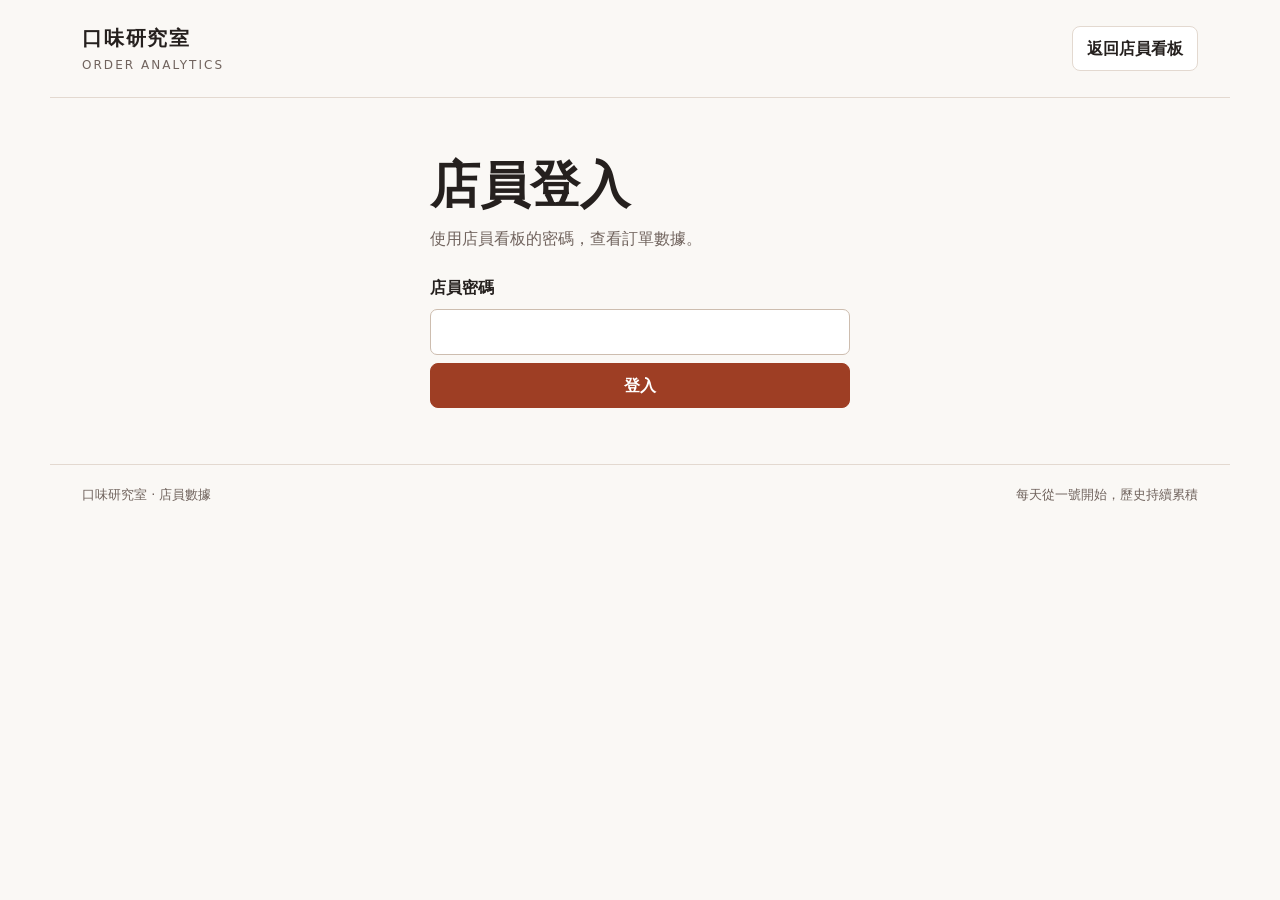
<file: analytics.html>
<!doctype html>
<html lang="zh-Hant">
<head>
  <meta charset="utf-8">
  <meta name="viewport" content="width=device-width, initial-scale=1">
  <meta name="theme-color" content="#2c201b">
  <title>口味研究室｜數據分析</title>
  <meta name="description" content="店員專用的咖啡訂單數量與口味分析。">
  <style>
    :root { color-scheme: light; --ink: #25201e; --muted: #70635d; --accent: #9e3e24; --line: #e3d9d0; --paper: #faf8f5; --selected: #fff1e7; --dark: #2c201b; }
    * { box-sizing: border-box; }
    [hidden] { display: none !important; }
    body { margin: 0; background: var(--paper); color: var(--ink); font: 1rem/1.6 system-ui, -apple-system, "Noto Sans TC", sans-serif; }
    button, input { font: inherit; }
    button, a { touch-action: manipulation; }
    button { cursor: pointer; }
    button:disabled { opacity: .45; cursor: not-allowed; }
    :focus-visible { outline: 3px solid #b87343; outline-offset: 3px; }
    a { color: var(--accent); }
    .site-header, main, .footer { max-width: 1180px; margin-inline: auto; padding-inline: 32px; }
    .site-header { display: flex; align-items: center; justify-content: space-between; gap: 16px; padding-block: 22px; border-bottom: 1px solid var(--line); }
    .brand { color: var(--ink); text-decoration: none; font-size: 1.25rem; font-weight: 750; letter-spacing: .09em; }
    .brand small { display: block; margin-top: 2px; font-size: .75rem; letter-spacing: .17em; font-weight: 500; color: var(--muted); }
    .actions { display: flex; align-items: center; gap: 8px; flex-wrap: wrap; }
    .button { display: inline-flex; align-items: center; justify-content: center; min-height: 44px; padding: 9px 14px; border: 1px solid var(--line); border-radius: 8px; background: white; color: var(--ink); text-decoration: none; font-weight: 650; }
    .button.primary { background: var(--accent); border-color: var(--accent); color: white; }
    .button[aria-pressed="true"] { background: var(--dark); border-color: var(--dark); color: white; }
    main { margin-block: 28px 42px; }
    h1 { margin: 0 0 8px; font-size: clamp(2rem, 4vw, 3.1rem); line-height: 1.28; }
    h2 { margin: 0; font-size: 1.25rem; }
    h3 { margin: 0; font-size: 1.05rem; }
    p { margin-block: 8px; }
    .sub, .hint, .updated, .empty, .footer { color: var(--muted); }
    .hint, .updated { font-size: .875rem; }
    .page-head { display: flex; align-items: flex-end; justify-content: space-between; gap: 20px; margin-bottom: 22px; }
    .panel { border: 1px solid var(--line); border-radius: 10px; background: white; padding: 22px; min-width: 0; }
    .range-panel { background: #fffaf6; margin-bottom: 18px; }
    .presets { margin-bottom: 14px; }
    .range-form { display: flex; align-items: flex-end; flex-wrap: wrap; gap: 12px; }
    .range-form label { display: grid; gap: 5px; font-size: .875rem; font-weight: 650; }
    input { min-height: 46px; border: 1px solid #cdbdaf; border-radius: 7px; padding: 8px 10px; background: white; color: var(--ink); min-width: 0; }
    .range-form input { width: 172px; }
    .range-form .hint { margin: 0 0 8px; }
    .updated { margin: 0 0 18px; min-height: 1.6em; }
    .error { color: #9b2323; padding: 12px 16px; background: #fff0ec; border: 1px solid #edc7b9; border-radius: 8px; }
    .warning { background: #fff8e8; border: 1px solid #e4d4aa; border-radius: 8px; padding: 12px 16px; margin-bottom: 18px; }
    .stats { display: grid; grid-template-columns: repeat(4, minmax(0, 1fr)); gap: 14px; margin-bottom: 14px; }
    .stat { padding: 18px 20px; }
    .stat strong { display: block; font-size: clamp(2rem, 3vw, 2.75rem); line-height: 1.2; font-variant-numeric: tabular-nums; margin: 10px 0 4px; }
    .stat:first-child { background: var(--dark); border-color: var(--dark); color: #fffaf6; }
    .stat:first-child .hint { color: #e3cbbc; }
    .stat .hint { margin: 0; }
    .summary-note { margin: 0 0 24px; color: var(--muted); font-size: .875rem; }
    .report-grid { display: grid; grid-template-columns: minmax(0, 1.5fr) minmax(0, 1fr); gap: 18px; margin-bottom: 18px; }
    .section-head { display: flex; align-items: baseline; justify-content: space-between; gap: 12px; flex-wrap: wrap; margin-bottom: 16px; }
    .section-head .hint { margin: 0; }
    .bar-list { list-style: none; margin: 0; padding: 0; display: grid; gap: 12px; }
    .bar-row { display: grid; grid-template-columns: minmax(74px, 1fr) minmax(0, 2fr) auto; gap: 12px; align-items: center; font-size: .875rem; }
    .bar-label { overflow-wrap: anywhere; }
    .bar-track { height: 12px; background: #f3ece5; border-radius: 3px; overflow: hidden; }
    .bar-fill { display: block; height: 100%; background: var(--accent); border-radius: 3px; }
    .bar-value { min-width: 3.5em; text-align: right; font-variant-numeric: tabular-nums; }
    .daily-bars .bar-row { grid-template-columns: 58px minmax(0, 1fr) 3.5em; }
    .hour-chart { display: grid; grid-template-columns: repeat(24, minmax(0, 1fr)); gap: 6px; height: 170px; min-width: 650px; padding-top: 6px; }
    .hour-column { display: grid; grid-template-rows: 1fr auto; gap: 5px; text-align: center; font-size: .75rem; }
    .hour-track { display: flex; align-items: flex-end; height: 100%; background: #faf6f1; }
    .hour-fill { display: block; width: 100%; background: #a86246; border-radius: 3px 3px 0 0; }
    .scroll { overflow-x: auto; overscroll-behavior-x: contain; }
    .section-space { margin-bottom: 18px; }
    .analysis-panel { padding: 0; overflow: hidden; }
    .analysis-heading { padding: 22px 24px 18px; border-bottom: 1px solid var(--line); }
    .analysis-heading .hint { margin-bottom: 0; }
    .analysis-content { padding: 18px 24px 24px; }
    .analysis-tabs { display: flex; gap: 4px; flex-wrap: wrap; padding-bottom: 14px; border-bottom: 1px solid var(--line); }
    .analysis-tab { min-height: 44px; padding: 8px 15px; border: 1px solid transparent; border-radius: 6px; background: transparent; color: var(--muted); font-weight: 650; }
    .analysis-tab[aria-pressed="true"] { background: var(--dark); color: white; border-color: var(--dark); }
    .analysis-tab:hover { border-color: #c9b3a3; }
    .analysis-chart-head { display: flex; align-items: start; justify-content: space-between; gap: 16px; flex-wrap: wrap; padding-block: 20px; }
    .analysis-chart-head h3 { font-size: 1.1rem; }
    .analysis-chart-head > div:first-child { flex: 1; min-width: 160px; }
    .analysis-chart-head .hint { margin-bottom: 0; }
    .unit-switch { display: flex; padding: 3px; border: 1px solid var(--line); border-radius: 7px; gap: 3px; background: #faf8f5; }
    .unit-button { min-height: 38px; padding: 6px 14px; border: 0; border-radius: 4px; background: transparent; color: var(--muted); font-size: .875rem; font-weight: 650; }
    .unit-button[aria-pressed="true"] { background: white; color: var(--accent); box-shadow: 0 1px 4px #2c201b22; }
    .analysis-layout { display: grid; grid-template-columns: minmax(0, 1fr) 240px; gap: 28px; }
    .analysis-figure { margin: 0; min-width: 0; }
    .chart-scroll { overflow-x: auto; padding-top: 4px; }
    .column-chart { min-width: 0; }
    .axis-unit { font-size: .875rem; color: var(--muted); margin: 0 0 14px; }
    .chart-body { display: grid; grid-template-columns: var(--axis-width, 48px) minmax(0, 1fr); grid-template-rows: 240px auto; column-gap: 8px; }
    .chart-ticks { position: relative; grid-column: 1; grid-row: 1; color: var(--muted); font-size: .875rem; font-variant-numeric: tabular-nums; }
    .chart-tick { position: absolute; right: 0; transform: translateY(50%); line-height: 1; }
    .chart-plot { position: relative; grid-column: 2; grid-row: 1; border-bottom: 1px solid #bcaea3; }
    .chart-gridline { position: absolute; width: 100%; border-top: 1px dashed #e4dbd3; }
    .chart-columns { position: absolute; inset: 0; display: grid; grid-template-columns: repeat(var(--columns), minmax(0, 1fr)); gap: 12px; }
    .chart-column { position: relative; display: flex; align-items: end; justify-content: center; min-width: 0; }
    .chart-column-value { position: absolute; left: 50%; transform: translate(-50%, -7px); white-space: nowrap; line-height: 1.2; font-size: .875rem; font-weight: 700; font-variant-numeric: tabular-nums; }
    .chart-column-bar { width: 58%; max-width: 72px; border-radius: 3px 3px 0 0; background: var(--bar-color); }
    .chart-column:hover .chart-column-bar { filter: brightness(1.1); }
    .chart-labels { grid-column: 2; grid-row: 2; display: grid; grid-template-columns: repeat(var(--columns), minmax(0, 1fr)); gap: 12px; margin-top: 12px; text-align: center; font-size: .875rem; }
    .chart-labels strong { display: block; font-weight: 650; overflow-wrap: anywhere; }
    .chart-labels span { display: block; margin-top: 2px; color: var(--muted); overflow-wrap: anywhere; }
    .chart-empty { position: absolute; left: 12px; right: 12px; top: 30%; padding: 12px; margin: 0; text-align: center; background: #fffffff2; color: var(--muted); font-size: .875rem; }
    .analysis-figure figcaption { font-size: .875rem; color: var(--muted); margin-top: 18px; }
    .analysis-summary { border-left: 1px solid var(--line); padding-left: 24px; }
    .analysis-total-label { margin: 0; color: var(--muted); font-size: .875rem; }
    .analysis-total { display: block; font-size: 2.15rem; line-height: 1.3; margin: 5px 0 16px; font-variant-numeric: tabular-nums; }
    .analysis-total small { font-size: .9rem; font-weight: 500; color: var(--muted); margin-left: 5px; }
    .analysis-top { background: #faf6f1; padding: 14px; border-radius: 7px; margin-bottom: 16px; }
    .analysis-top p { margin: 0 0 4px; color: var(--muted); font-size: .875rem; }
    .analysis-top strong { display: block; overflow-wrap: anywhere; }
    .analysis-top span { display: block; color: var(--muted); font-size: .875rem; margin-top: 4px; }
    .analysis-scope { font-size: .875rem; color: var(--muted); margin: 0; }
    .analysis-data { margin-top: 24px; }
    .analysis-data table { white-space: normal; }
    .analysis-data th:first-child { width: 56%; background: transparent; color: var(--ink); font-weight: 500; }
    .analysis-data thead th:first-child { background: #faf6f1; color: var(--muted); font-weight: 650; }
    .analysis-data td { white-space: nowrap; }
    .data-swatch { display: inline-block; width: 9px; height: 9px; margin-right: 9px; border-radius: 2px; background: var(--bar-color); }
    details { margin-top: 16px; }
    summary { cursor: pointer; min-height: 44px; padding: 8px 0; font-weight: 650; }
    table { width: 100%; border-collapse: collapse; font-size: .875rem; white-space: nowrap; }
    th, td { padding: 10px 12px; text-align: right; border-bottom: 1px solid var(--line); font-variant-numeric: tabular-nums; }
    th:first-child, td:first-child { text-align: left; }
    th { color: var(--muted); background: #faf6f1; font-weight: 650; }
    caption { text-align: left; padding: 4px 0 12px; color: var(--muted); }
    .rules { margin-top: 18px; }
    .rules ul { padding-left: 22px; margin-block: 8px; }
    .rules li { margin-block: 6px; font-size: .875rem; color: var(--muted); }
    .empty { padding-block: 20px; }
    .login-panel { max-width: 420px; margin: 56px auto; }
    .login-panel label { display: block; margin: 24px 0 8px; font-weight: 650; }
    .login-panel input, .login-panel button { width: 100%; }
    #login-error { color: #9b2323; }
    .footer { padding-block: 20px; border-top: 1px solid var(--line); font-size: .8125rem; display: flex; justify-content: space-between; gap: 12px; flex-wrap: wrap; }
    @media (max-width: 820px) {
      .site-header, main, .footer { padding-inline: 16px; }
      .site-header { padding-block: 16px; }
      main { margin-top: 20px; }
      .report-grid { grid-template-columns: 1fr; }
      .stats { grid-template-columns: repeat(2, minmax(0, 1fr)); gap: 10px; }
      .panel { padding: 18px; }
      .analysis-panel { padding: 0; }
      .analysis-heading, .analysis-content { padding-inline: 18px; }
      .analysis-layout { grid-template-columns: minmax(0, 1fr); gap: 22px; }
      .analysis-summary { border-left: 0; border-top: 1px solid var(--line); padding: 18px 0 0; display: grid; grid-template-columns: minmax(0, .8fr) minmax(0, 1.2fr); gap: 8px 16px; }
      .analysis-total { margin-bottom: 0; }
      .analysis-top { margin-bottom: 0; }
      .analysis-scope { grid-column: 1 / -1; margin-top: 4px; }
    }
    @media (max-width: 480px) {
      .site-header, .page-head { align-items: flex-start; flex-direction: column; gap: 14px; }
      .range-form { display: grid; grid-template-columns: repeat(2, minmax(0, 1fr)); }
      .range-form input { width: 100%; }
      .range-form .hint { align-self: center; margin: 0; }
      .stat { padding: 16px; }
      .analysis-chart-head { padding-block: 16px; }
      .analysis-tab { padding-inline: 11px; }
      .chart-body { grid-template-rows: 220px auto; grid-template-columns: var(--axis-width, 32px) minmax(0, 1fr); column-gap: 6px; }
      .chart-columns, .chart-labels { gap: 6px; }
      .chart-column-bar { width: 62%; }
      .analysis-data th, .analysis-data td { padding-inline: 8px; }
    }
  </style>
</head>
<body>
  <header class="site-header">
    <a class="brand" href="staff.html">口味研究室<small>ORDER ANALYTICS</small></a>
    <div class="actions">
      <a class="button" href="staff.html">返回店員看板</a>
      <button class="button" id="logout" type="button" hidden>登出</button>
    </div>
  </header>
  <main>
    <section id="login-panel" class="login-panel" aria-labelledby="login-title">
      <h1 id="login-title">店員登入</h1>
      <p class="sub">使用店員看板的密碼，查看訂單數據。</p>
      <form id="login-form">
        <label for="staff-password">店員密碼</label>
        <input id="staff-password" name="password" type="password" autocomplete="current-password" required>
        <p id="login-error" role="alert"></p>
        <button class="button primary" type="submit">登入</button>
      </form>
    </section>
    <div id="dashboard" hidden>
      <div class="page-head">
        <div><h1>數據分析</h1><p class="sub">了解點餐數量、熱門飲品與顧客的口味選擇。</p></div>
        <button class="button" id="export" type="button" disabled>匯出統計 CSV</button>
      </div>
      <section class="panel range-panel" aria-label="查詢日期">
        <div class="actions presets">
          <button class="button" type="button" data-days="1" aria-pressed="false">今天</button>
          <button class="button" type="button" data-days="7" aria-pressed="true">近 7 天</button>
          <button class="button" type="button" data-days="30" aria-pressed="false">近 30 天</button>
        </div>
        <form id="range-form" class="range-form">
          <label for="from-date">開始日期<input id="from-date" name="from" type="date" required></label>
          <label for="to-date">結束日期<input id="to-date" name="to" type="date" required></label>
          <button class="button primary" id="query" type="submit">查詢／更新</button>
          <p class="hint">台灣時間 · 每次最多 366 天</p>
        </form>
      </section>
      <p id="updated" class="updated" role="status" aria-live="polite"></p>
      <p id="report-error" class="error" role="alert" hidden></p>
      <div id="report" hidden>
        <p id="legacy-warning" class="warning" hidden></p>
        <section class="stats" aria-label="所選日期的訂單統計">
          <div class="panel stat"><span>有效點餐杯數</span><strong id="cups">0</strong><p class="hint">已完成＋待製作</p></div>
          <div class="panel stat"><span>已完成製作</span><strong id="completed">0</strong><p class="hint">包含已收起訂單</p></div>
          <div class="panel stat"><span>待製作</span><strong id="pending">0</strong><p class="hint">已送出、尚未完成</p></div>
          <div class="panel stat"><span>取消／作廢</span><strong id="cancelled">0</strong><p class="hint">排除在有效杯數之外</p></div>
        </section>
        <p id="summary-note" class="summary-note"></p>
        <div class="report-grid">
          <section class="panel" aria-labelledby="daily-title">
            <div class="section-head"><h2 id="daily-title">每日杯數</h2><p id="daily-hint" class="hint"></p></div>
            <div id="daily-chart"></div>
          </section>
          <section class="panel" aria-labelledby="drink-title">
            <div class="section-head"><h2 id="drink-title">飲品排行</h2><p class="hint">有效杯數及占比</p></div>
            <div id="drink-chart"></div>
          </section>
        </div>
        <section class="panel section-space" aria-labelledby="hour-title">
          <div class="section-head"><h2 id="hour-title">點餐時段</h2><p id="hour-hint" class="hint"></p></div>
          <div id="hour-chart" class="scroll" tabindex="0" aria-label="24 小時杯數圖表，可左右捲動"></div>
          <details><summary>查看各時段杯數</summary><div id="hour-table" class="scroll"></div></details>
        </section>
        <section aria-labelledby="preference-title" class="panel analysis-panel section-space">
          <div class="analysis-heading"><h2 id="preference-title">口味選擇分析</h2><p class="hint">選擇一個項目，查看杯數分布與選項明細。</p></div>
          <div id="main-preferences" class="analysis-content"></div>
        </section>
        <section aria-labelledby="customization-title" class="panel analysis-panel section-space">
          <div class="analysis-heading"><h2 id="customization-title">甜度、酸苦程度與份量分析</h2><p class="hint">程度由 1 到 3 排列；奶量與冰量由少到多排列。</p></div>
          <div id="more-preferences" class="analysis-content"></div>
        </section>
        <details class="panel"><summary>查看每日明細</summary><div id="daily-table" class="scroll"></div></details>
        <details class="panel rules"><summary>統計方式</summary>
          <ul>
            <li>目前每張訂單是一杯。杯數與訂單筆數不是不同顧客的人數。</li>
            <li>依訂單送出日期計入統計；跨日完成仍屬於原本的點餐日。</li>
            <li>「收起已完成」保留杯數；「取消／作廢」排除有效杯數，並保留作廢數量。</li>
            <li>每天編號從 001 開始，不會清除歷史統計。酸、苦與甜度的中間三個選項，以 1／3、2／3、3／3 顯示；舊制兩端選項另外標示。</li>
            <li>無糖訂單不列入甜度占比；平衡及店家標準不列入酸苦程度；熱飲不列入冰量。</li>
            <li>已完成表示完成製作。此頁尚未計算收款、營業額或庫存。</li>
          </ul>
        </details>
      </div>
    </div>
  </main>
  <footer class="footer"><span>口味研究室 · 店員數據</span><span>每天從一號開始，歷史持續累積</span></footer>
  <script src="config.js"></script>
  <script src="api.js"></script>
  <script src="analytics.js?v=20261003-report2"></script>
</body>
</html>
</file>
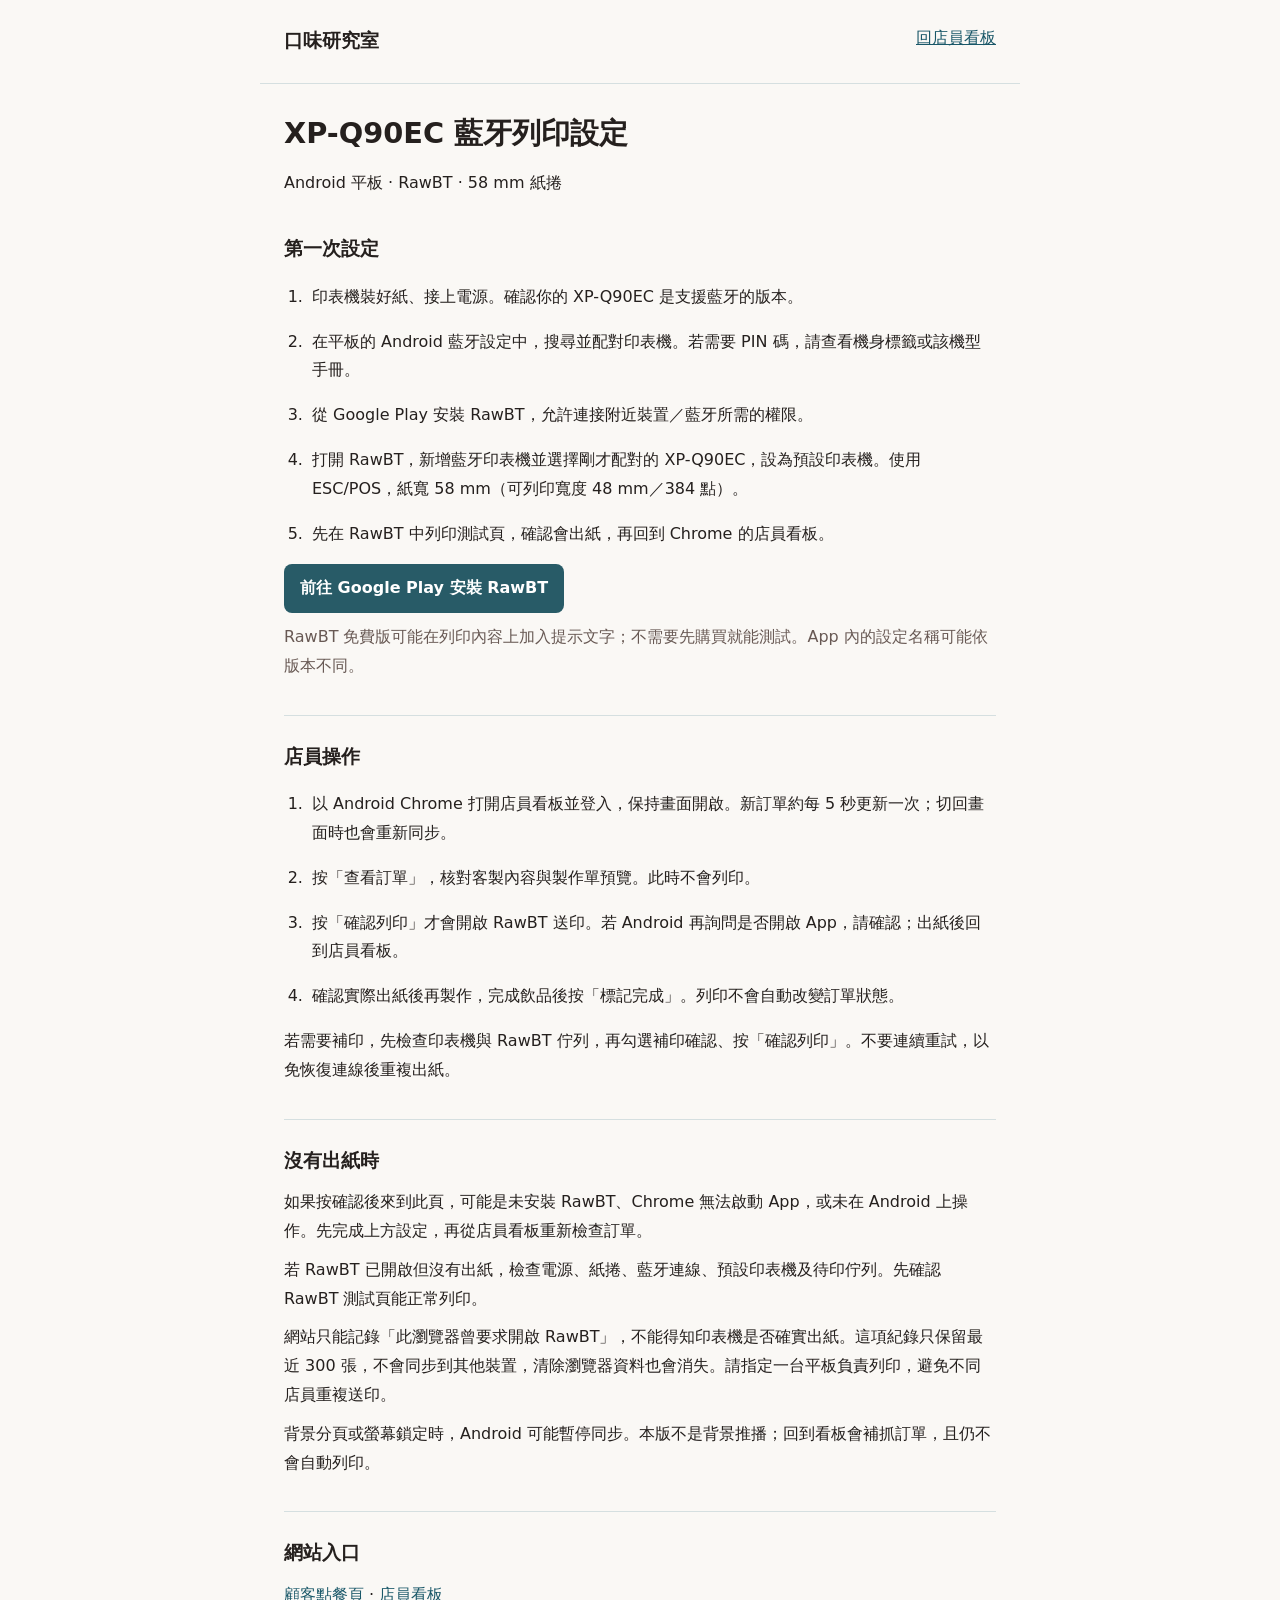
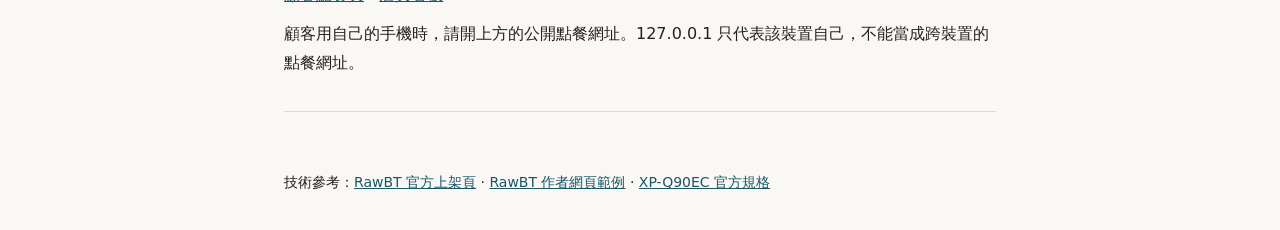
<file: printer-help.html>
<!doctype html>
<html lang="zh-Hant">
<head>
  <meta charset="utf-8">
  <meta name="viewport" content="width=device-width, initial-scale=1">
  <title>藍牙列印設定｜口味研究室</title>
  <style>
    * { box-sizing: border-box; letter-spacing: 0; }
    body { margin: 0; color: #25201e; background: #faf8f5; font: 1rem/1.8 system-ui, "Microsoft JhengHei", sans-serif; }
    header, main, footer { max-width: 760px; margin: auto; padding: 24px; }
    header { display: flex; gap: 16px; justify-content: space-between; flex-wrap: wrap; border-bottom: 1px solid #d5dfe0; }
    header strong { font-size: 1.2rem; }
    h1 { font-size: 1.8rem; margin: 0; }
    h2 { font-size: 1.2rem; margin: 0 0 10px; }
    p { margin: 10px 0; }
    a { color: #195768; overflow-wrap: anywhere; }
    section { border-bottom: 1px solid #d5dfe0; padding: 24px 0; }
    li { margin-bottom: 16px; padding-left: 4px; }
    ol { padding-left: 24px; }
    .download { display: inline-flex; padding: 10px 16px; color: white; background: #285b67; border-radius: 8px; font-weight: 650; text-decoration: none; }
    a:focus-visible { outline: 3px solid #9e3e24; outline-offset: 4px; }
    .note { color: #685954; }
    footer { font-size: .875rem; }
  </style>
</head>
<body>
  <header><strong>口味研究室</strong><a href="staff.html">回店員看板</a></header>
  <main>
    <h1>XP-Q90EC 藍牙列印設定</h1>
    <p>Android 平板 · RawBT · 58 mm 紙捲</p>
    <section aria-labelledby="install-title">
      <h2 id="install-title">第一次設定</h2>
      <ol>
        <li>印表機裝好紙、接上電源。確認你的 XP-Q90EC 是支援藍牙的版本。</li>
        <li>在平板的 Android 藍牙設定中，搜尋並配對印表機。若需要 PIN 碼，請查看機身標籤或該機型手冊。</li>
        <li>從 Google Play 安裝 RawBT，允許連接附近裝置／藍牙所需的權限。</li>
        <li>打開 RawBT，新增藍牙印表機並選擇剛才配對的 XP-Q90EC，設為預設印表機。使用 ESC/POS，紙寬 58 mm（可列印寬度 48 mm／384 點）。</li>
        <li>先在 RawBT 中列印測試頁，確認會出紙，再回到 Chrome 的店員看板。</li>
      </ol>
      <a class="download" href="https://play.google.com/store/apps/details?id=ru.a402d.rawbtprinter" target="_blank" rel="noopener">前往 Google Play 安裝 RawBT</a>
      <p class="note">RawBT 免費版可能在列印內容上加入提示文字；不需要先購買就能測試。App 內的設定名稱可能依版本不同。</p>
    </section>
    <section aria-labelledby="flow-title">
      <h2 id="flow-title">店員操作</h2>
      <ol>
        <li>以 Android Chrome 打開店員看板並登入，保持畫面開啟。新訂單約每 5 秒更新一次；切回畫面時也會重新同步。</li>
        <li>按「查看訂單」，核對客製內容與製作單預覽。此時不會列印。</li>
        <li>按「確認列印」才會開啟 RawBT 送印。若 Android 再詢問是否開啟 App，請確認；出紙後回到店員看板。</li>
        <li>確認實際出紙後再製作，完成飲品後按「標記完成」。列印不會自動改變訂單狀態。</li>
      </ol>
      <p>若需要補印，先檢查印表機與 RawBT 佇列，再勾選補印確認、按「確認列印」。不要連續重試，以免恢復連線後重複出紙。</p>
    </section>
    <section aria-labelledby="problem-title">
      <h2 id="problem-title">沒有出紙時</h2>
      <p>如果按確認後來到此頁，可能是未安裝 RawBT、Chrome 無法啟動 App，或未在 Android 上操作。先完成上方設定，再從店員看板重新檢查訂單。</p>
      <p>若 RawBT 已開啟但沒有出紙，檢查電源、紙捲、藍牙連線、預設印表機及待印佇列。先確認 RawBT 測試頁能正常列印。</p>
      <p>網站只能記錄「此瀏覽器曾要求開啟 RawBT」，不能得知印表機是否確實出紙。這項紀錄只保留最近 300 張，不會同步到其他裝置，清除瀏覽器資料也會消失。請指定一台平板負責列印，避免不同店員重複送印。</p>
      <p>背景分頁或螢幕鎖定時，Android 可能暫停同步。本版不是背景推播；回到看板會補抓訂單，且仍不會自動列印。</p>
    </section>
    <section aria-labelledby="address-title">
      <h2 id="address-title">網站入口</h2>
      <p><a href="https://channelsonchan0326-dev.github.io/-/">顧客點餐頁</a> · <a href="https://channelsonchan0326-dev.github.io/-/staff.html">店員看板</a></p>
      <p>顧客用自己的手機時，請開上方的公開點餐網址。127.0.0.1 只代表該裝置自己，不能當成跨裝置的點餐網址。</p>
    </section>
  </main>
  <footer>
    <p>技術參考：<a href="https://play.google.com/store/apps/details?id=ru.a402d.rawbtprinter">RawBT 官方上架頁</a> · <a href="https://github.com/402d/rawbt.402d.ru/blob/master/app2/index.php">RawBT 作者網頁範例</a> · <a href="https://www.xprinter.net/product/570.html?productCateId=29">XP-Q90EC 官方規格</a></p>
  </footer>
</body>
</html>
</file>
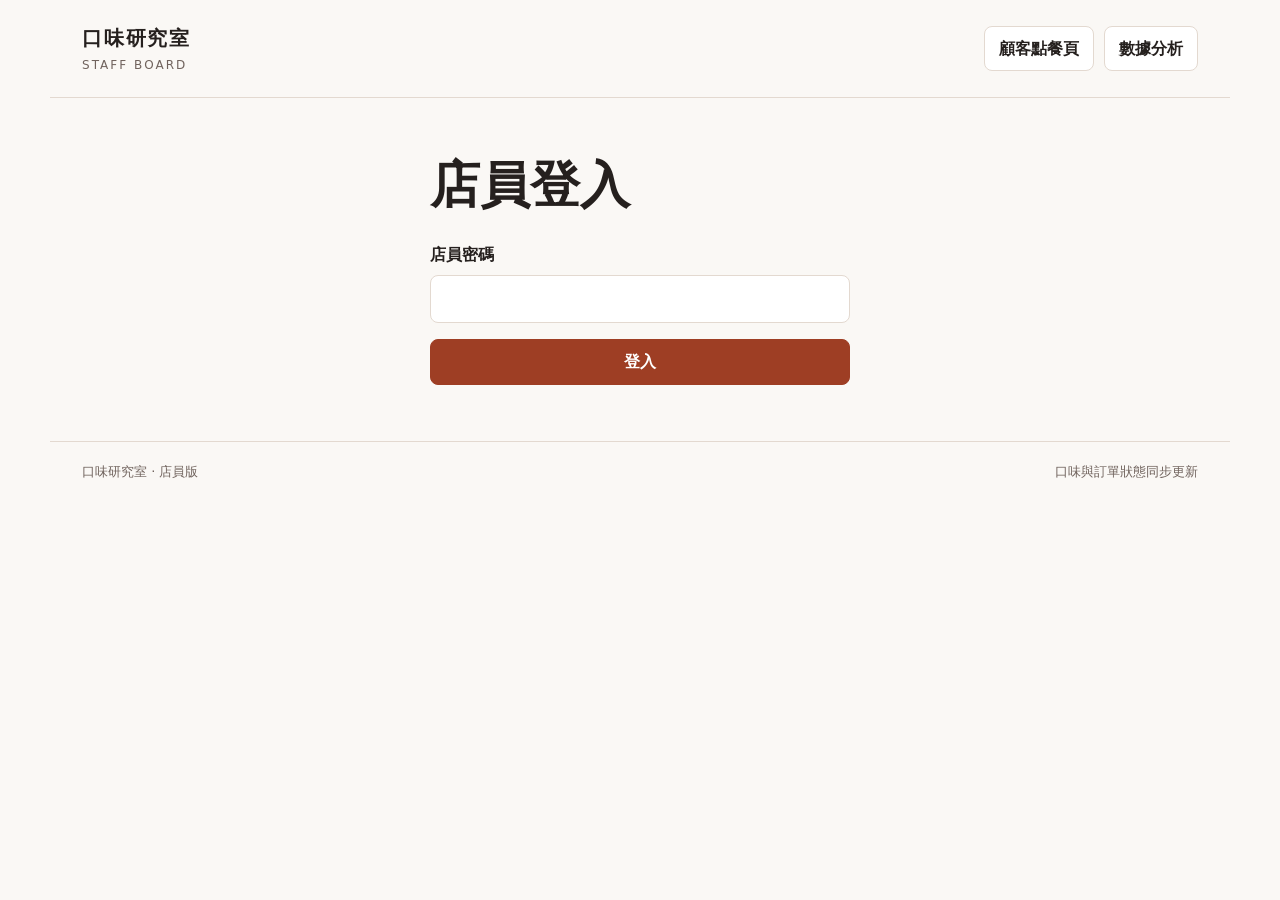
<file: staff.html>
<!doctype html>
<html lang="zh-Hant">
<head>
  <meta charset="utf-8">
  <meta name="viewport" content="width=device-width, initial-scale=1">
  <meta name="theme-color" content="#2c201b">
  <title>口味研究室｜店員看板</title>
  <meta name="description" content="查看顧客送出的咖啡客製訂單。">
  <style>
:root {
  color-scheme: light;
  --ink: #25201e; --muted: #70635d; --accent: #9e3e24;
  --line: #e3d9d0; --paper: #faf8f5; --selected: #fff1e7;
  --dark: #2c201b; --done: #57785b; --danger: #a73428;
}
* { box-sizing: border-box; }
body { margin: 0; background: var(--paper); color: var(--ink); font: 1rem/1.6 system-ui, -apple-system, "Noto Sans TC", sans-serif; }
button, input { font: inherit; }
button, a { touch-action: manipulation; }
button { cursor: pointer; }
button:disabled { cursor: not-allowed; opacity: .45; }
button:focus-visible, a:focus-visible { outline: 3px solid #b87343; outline-offset: 4px; }
.site-header { max-width: 1180px; margin: auto; padding: 22px 32px; display: flex; align-items: center; justify-content: space-between; gap: 16px; border-bottom: 1px solid var(--line); }
.brand { color: var(--ink); text-decoration: none; font-size: 1.25rem; font-weight: 750; letter-spacing: .09em; }
.brand small { display: block; margin-top: 2px; font-size: .75rem; letter-spacing: .17em; font-weight: 500; color: var(--muted); }
.header-actions { display: flex; align-items: center; justify-content: flex-end; gap: 10px; flex-wrap: wrap; }
.link-button, .button { display: inline-flex; align-items: center; justify-content: center; min-height: 42px; border-radius: 8px; border: 1px solid var(--line); background: white; color: var(--ink); padding: 9px 14px; text-decoration: none; font-weight: 650; }
.button.primary { background: var(--accent); border-color: var(--accent); color: white; }
.button.ghost { background: transparent; }
.button.danger { color: var(--danger); }
.button.done { background: #edf3ed; border-color: #bfd0c0; color: #315d36; }
main { max-width: 1180px; margin: 28px auto 42px; padding: 0 32px; }
.board-head { display: grid; grid-template-columns: minmax(0, 1fr) auto; gap: 22px; align-items: end; margin-bottom: 22px; }
h1 { margin: 0 0 8px; font-size: clamp(2rem, 4vw, 3.1rem); line-height: 1.28; letter-spacing: 0; }
.sub { margin: 0; color: var(--muted); }
.stats { display: grid; grid-template-columns: repeat(3, minmax(92px, 1fr)); gap: 10px; min-width: 330px; }
.stat { border: 1px solid var(--line); background: white; border-radius: 8px; padding: 12px 14px; }
.stat strong { display: block; font-size: 1.55rem; line-height: 1.1; }
.stat span { color: var(--muted); font-size: .875rem; }
.toolbar { display: flex; align-items: center; justify-content: space-between; gap: 14px; margin-bottom: 22px; padding: 12px; background: #fffaf6; border: 1px solid var(--line); border-radius: 10px; }
.filters { display: flex; gap: 8px; flex-wrap: wrap; }
.filter { min-height: 40px; padding: 8px 13px; border: 1px solid var(--line); border-radius: 8px; background: white; color: var(--ink); font-weight: 650; }
.filter.active { background: var(--dark); border-color: var(--dark); color: #fff7f1; }
.toolbar-actions { display: flex; gap: 8px; flex-wrap: wrap; justify-content: flex-end; }
.updated { color: var(--muted); font-size: .875rem; margin: 0 0 16px; }
.orders { display: grid; grid-template-columns: repeat(2, minmax(0, 1fr)); gap: 16px; align-items: start; }
.order-card { background: white; border: 1px solid var(--line); border-left: 6px solid var(--accent); border-radius: 8px; overflow: hidden; }
.order-card.done { border-left-color: var(--done); opacity: .82; }
.order-top { display: flex; align-items: flex-start; justify-content: space-between; gap: 12px; padding: 18px 20px 12px; border-bottom: 1px solid var(--line); background: #fffdfb; }
.order-number { display: block; color: var(--accent); font-size: 1.35rem; font-weight: 800; line-height: 1.2; }
.order-card.done .order-number { color: var(--done); }
.order-time { color: var(--muted); font-size: .875rem; white-space: nowrap; }
.status { display: inline-flex; align-items: center; min-height: 28px; padding: 3px 9px; border-radius: 999px; background: var(--selected); color: var(--accent); font-size: .8125rem; font-weight: 700; white-space: nowrap; }
.order-card.done .status { background: #edf3ed; color: var(--done); }
.order-body { padding: 18px 20px 6px; }
.drink { margin: 0 0 12px; font-size: 1.45rem; line-height: 1.35; }
dl { margin: 0; }
dl div { display: grid; grid-template-columns: 7em 1fr; gap: 12px; padding: 11px 0; border-top: 1px dashed var(--line); }
dt { color: var(--muted); }
dd { margin: 0; text-align: right; overflow-wrap: anywhere; font-weight: 600; }
.order-actions { display: flex; gap: 8px; justify-content: flex-end; flex-wrap: wrap; padding: 14px 20px 18px; }
.empty { border: 1px dashed #cbb8a7; background: #fffaf6; border-radius: 10px; padding: 34px 24px; text-align: center; }
.empty h2 { margin: 0 0 8px; font-size: 1.35rem; }
.empty p { margin: 0; color: var(--muted); }
.footer { max-width: 1180px; margin: 0 auto; border-top: 1px solid var(--line); padding: 20px 32px; color: var(--muted); font-size: .8125rem; display: flex; justify-content: space-between; gap: 14px; }
.footer a { color: inherit; }
@media (max-width: 820px) {
  .site-header { padding: 16px; align-items: flex-start; }
  main { margin: 18px auto 32px; padding: 0 16px; }
  .board-head { grid-template-columns: 1fr; }
  .stats { min-width: 0; }
  .toolbar { align-items: stretch; flex-direction: column; }
  .toolbar-actions { justify-content: flex-start; }
  .orders { grid-template-columns: 1fr; }
  .footer { padding: 18px 16px; flex-wrap: wrap; }
}
@media (max-width: 430px) {
  .site-header { flex-direction: column; }
  .header-actions { justify-content: flex-start; }
  .stats { grid-template-columns: 1fr; }
  dl div { grid-template-columns: 5.5em 1fr; gap: 10px; }
  .order-top { flex-direction: column; }
  .order-time { white-space: normal; }
}
@media (prefers-reduced-motion: no-preference) {
  .button, .filter, .link-button { transition: background-color .15s, border-color .15s, color .15s; }
}
  [hidden] { display: none !important; }
  button:disabled { cursor: wait; opacity: .5; }
  .login-panel { max-width: 420px; margin: 56px auto; }
  .login-panel label { display: block; margin: 24px 0 8px; font-weight: 650; }
  .login-panel input { width: 100%; min-height: 48px; border: 1px solid var(--line); border-radius: 8px; padding: 10px 12px; font: inherit; }
  .login-panel button { width: 100%; }
  #login-error, #board-error { color: #9b2323; overflow-wrap: anywhere; }
  #board-error { padding: 12px 0; }
  #load-more { margin-top: 22px; }
  .orders .empty { grid-column: 1 / -1; }
  .day-controls { display: flex; align-items: center; justify-content: space-between; gap: 16px; flex-wrap: wrap; margin-bottom: 18px; padding: 16px; border: 1px solid var(--line); border-radius: 10px; background: white; }
  .day-controls p { margin: 0; }
  #business-date { font-weight: 700; }
  .numbering-hint { color: var(--muted); font-size: .875rem; margin-top: 5px !important; }
  .day-actions { display: flex; gap: 8px; flex-wrap: wrap; }
  .day-actions button[aria-pressed="true"] { border-color: var(--accent); color: var(--accent); background: var(--selected); }
  .previous-orders { display: flex; align-items: center; gap: 12px; flex-wrap: wrap; margin: 0 0 18px; padding: 12px 16px; background: var(--selected); border-radius: 8px; }
  #day-message { margin: 0 0 16px; color: var(--accent); }
  .order-summary { margin: 0 0 10px; color: var(--muted); }
  .print-note { margin: 0; color: #355c65; font-size: .875rem; }
  .detail-dialog { width: min(880px, calc(100% - 24px)); max-height: calc(100dvh - 24px); padding: 0; border: 1px solid var(--line); border-radius: 8px; color: var(--ink); background: white; }
  .detail-dialog::backdrop { background: rgb(0 0 0 / .5); }
  .detail-shell { display: flex; flex-direction: column; max-height: calc(100dvh - 28px); }
  .detail-header { display: flex; justify-content: space-between; gap: 16px; align-items: start; padding: 18px 22px; border-bottom: 1px solid var(--line); }
  .detail-header h2 { margin: 0; font-size: 1.4rem; overflow-wrap: anywhere; }
  .detail-header p { margin: 4px 0 0; color: var(--muted); font-size: .875rem; }
  .detail-header button { flex-shrink: 0; }
  .detail-content { display: grid; grid-template-columns: minmax(0, 1fr) minmax(0, 1fr); gap: 28px; padding: 22px; overflow-y: auto; overscroll-behavior: contain; }
  .detail-content h3 { margin: 0 0 12px; font-size: 1.2rem; }
  .detail-content dl div { grid-template-columns: minmax(72px, .7fr) minmax(0, 1fr); }
  .receipt-preview { margin: 0; padding: 14px; background: #f0f3f4; }
  .receipt-preview figcaption { margin-bottom: 12px; color: #40565c; font-size: .875rem; }
  #receipt-image { width: 100%; max-width: 384px; height: auto; display: block; margin: auto; background: white; }
  .detail-footer { padding: 14px 22px 18px; border-top: 1px solid var(--line); background: white; }
  .detail-footer p { margin: 0 0 10px; font-size: .875rem; overflow-wrap: anywhere; }
  #print-error { color: var(--danger); }
  .reprint-option { display: flex; align-items: start; gap: 10px; padding: 8px 0; margin-bottom: 8px; font-size: .9rem; }
  .reprint-option input { width: 20px; height: 20px; margin: 3px 0; flex-shrink: 0; accent-color: var(--accent); }
  .detail-buttons { display: flex; gap: 10px; align-items: center; justify-content: space-between; flex-wrap: wrap; }
  #confirm-print { min-width: 150px; min-height: 48px; }
  .detail-buttons a { color: #285b67; }
  body:has(.detail-dialog[open]) { overflow: hidden; }
  @media (max-width: 620px) {
    .detail-content { grid-template-columns: minmax(0, 1fr); gap: 22px; padding: 16px; }
    .detail-header, .detail-footer { padding: 14px 16px; }
    #receipt-image { max-width: 300px; }
  }
  .assistance-panel { margin: 0 0 26px; padding: 20px; background: #fffdf9; border: 2px solid var(--line); border-radius: 12px; }
  .assistance-panel.needs-attention { border-color: var(--accent); background: #fff1e7; }
  .assistance-heading { display: flex; flex-wrap: wrap; gap: 12px; justify-content: space-between; align-items: center; }
  .assistance-heading h2 { font-size: 1.4rem; margin: 0; }
  #assistance-count { display: inline-block; padding: 5px 12px; border-radius: 100px; background: var(--dark); color: white; font-weight: 700; }
  .assistance-audio { margin: 14px 0; display: flex; flex-wrap: wrap; gap: 10px; align-items: center; }
  #assistance-sound-state { font-size: .875rem; color: var(--muted); margin: 0; }
  .assistance-hint { font-size: .875rem; color: var(--muted); margin: 8px 0 14px; }
  .assistance-staff-card { display: flex; flex-wrap: wrap; gap: 14px; align-items: center; justify-content: space-between; margin-top: 12px; padding: 18px; background: white; border: 1px solid #d2a58d; border-left: 5px solid var(--accent); border-radius: 8px; }
  .assistance-staff-card.accepted { border-color: #bfd0c0; border-left-color: var(--done); }
  .assistance-staff-card h3 { margin: 0; font-size: 1.5rem; overflow-wrap: anywhere; }
  .assistance-staff-card p { margin: 5px 0 0; color: var(--muted); font-size: .9rem; }
  .assistance-staff-card button { min-height: 50px; min-width: 130px; }
  .assistance-empty { margin: 16px 0 0; color: var(--muted); }
  #assistance-error { color: var(--danger); margin: 12px 0; }
  @media (max-width: 480px) { .assistance-panel { padding: 16px; } .assistance-staff-card button { width: 100%; } }
  </style>
</head>
<body>
  <header class="site-header">
    <a class="brand" href="index.html" aria-label="回顧客點餐頁">口味研究室<small>STAFF BOARD</small></a>
    <div class="header-actions">
      <a class="link-button" href="index.html">顧客點餐頁</a>
      <a class="link-button" href="analytics.html">數據分析</a>
      <button class="button primary" type="button" data-action="refresh" hidden>重新整理</button>
      <button class="button ghost" type="button" data-action="logout" hidden>登出</button>
    </div>
  </header>
  <main>
    <section id="login-panel" class="login-panel" aria-labelledby="login-title">
      <h1 id="login-title">店員登入</h1>
      <form id="login-form">
        <label for="staff-password">店員密碼</label>
        <input id="staff-password" name="password" type="password" autocomplete="current-password" required>
        <p id="login-error" role="alert"></p>
        <button class="button primary" type="submit">登入</button>
      </form>
    </section>
    <div id="board" hidden>
    <section id="assistance-panel" class="assistance-panel" aria-labelledby="assistance-title">
      <div class="assistance-heading"><h2 id="assistance-title">需要協助</h2><span id="assistance-count" role="status">0 待協助</span></div>
      <div class="assistance-audio">
        <button id="assistance-sound" class="button" type="button">啟用並測試提示音</button>
        <button id="assistance-mute" class="button ghost" type="button" hidden>靜音</button>
        <button id="assistance-refresh" class="button ghost" type="button">更新協助</button>
        <p id="assistance-sound-state" role="status">提示音未啟用。</p>
      </div>
      <p class="assistance-hint">營業時請保持此看板在前景、平板螢幕開啟，並確認音量。</p>
      <p id="assistance-sync" class="updated" role="status">正在連線…</p>
      <p id="assistance-error" role="alert" hidden></p>
      <div id="assistance-calls" aria-live="polite"></div>
      <p id="assistance-more" class="assistance-hint" hidden>目前顯示最早的 200 筆呼叫，處理後會顯示其餘呼叫。</p>
    </section>
    <section class="board-head" aria-labelledby="page-title">
      <div>
        <h1 id="page-title">店員看板</h1>
        <p class="sub">顧客送出後，訂單會出現在這裡。</p>
      </div>
      <div class="stats" aria-label="訂單統計">
        <div class="stat"><strong id="new-count">0</strong><span>新訂單</span></div>
        <div class="stat"><strong id="done-count">0</strong><span>已完成</span></div>
        <div class="stat"><strong id="total-count">0</strong><span>全部</span></div>
      </div>
    </section>
    <section class="day-controls" aria-label="每日訂單編號">
      <div>
        <p id="business-date">正在讀取今日編號…</p>
        <p class="numbering-hint">每天台灣時間 00:00 從 001 開始。已發出的號碼不會重用。</p>
      </div>
      <div class="day-actions">
        <button class="button ghost" type="button" data-action="start-day" aria-pressed="true">開始新一天</button>
        <button class="button ghost" type="button" data-period="all" aria-pressed="false">查看歷史</button>
      </div>
    </section>
    <p id="day-message" role="status" hidden></p>
    <div class="previous-orders" id="previous-orders" hidden>
      <span id="previous-count"></span>
      <button class="button ghost" type="button" data-action="previous-pending">查看待製作</button>
    </div>
    <section class="toolbar" aria-label="看板工具">
      <div class="filters" role="tablist" aria-label="訂單篩選">
        <button class="filter active" type="button" data-filter="new" role="tab" aria-selected="true">新訂單</button>
        <button class="filter" type="button" data-filter="all" role="tab" aria-selected="false">全部</button>
        <button class="filter" type="button" data-filter="done" role="tab" aria-selected="false">已完成</button>
      </div>
      <div class="toolbar-actions">
        <a class="link-button" href="printer-help.html" target="_blank" rel="noopener">藍牙列印設定</a>
        <button class="button ghost" type="button" data-action="clear-done">收起已完成</button>
      </div>
    </section>
    <p class="updated" id="updated" role="status">正在連線…</p>
    <p id="board-error" role="alert" hidden></p>
    <section class="orders" id="orders" aria-live="polite"></section>
    <button class="button ghost" id="load-more" type="button" hidden>載入較早訂單</button>
    </div>
  </main>
  <footer class="footer">
    <span>口味研究室 · 店員版</span>
    <span>口味與訂單狀態同步更新</span>
  </footer>
  <dialog id="order-detail" class="detail-dialog" aria-labelledby="detail-title">
    <div class="detail-shell">
      <header class="detail-header">
        <div><h2 id="detail-title">訂單明細</h2><p id="detail-meta"></p></div>
        <button id="close-detail" class="button ghost" type="button" autofocus>關閉</button>
      </header>
      <div class="detail-content">
        <section aria-labelledby="detail-drink"><h3 id="detail-drink"></h3><dl id="detail-rows"></dl></section>
        <figure class="receipt-preview">
          <figcaption>XP-Q90EC · 58 mm 製作單預覽</figcaption>
          <p id="preview-state" role="status">正在準備預覽…</p>
          <canvas id="receipt-image" width="384" height="8" role="img" aria-label="製作單預覽，內容與訂單明細相同" hidden></canvas>
        </figure>
      </div>
      <footer class="detail-footer">
        <p id="print-status" role="status"></p>
        <p id="print-error" role="alert" hidden></p>
        <label id="reprint-option" class="reprint-option" hidden>
          <input id="confirm-reprint" type="checkbox">
          <span>此裝置曾要求列印。我已檢查出紙狀況，確定要補印。</span>
        </label>
        <div class="detail-buttons">
          <a href="printer-help.html" target="_blank" rel="noopener">RawBT／藍牙設定</a>
          <button id="confirm-print" class="button primary" type="button" disabled>確認列印</button>
        </div>
      </footer>
    </div>
  </dialog>
  <script src="config.js"></script>
  <script src="api.js?v=20261006-assist1"></script>
  <script src="staff-assistance.js?v=20261006-assist1"></script>
  <script src="receipt-printer-encoder-3.0.3.js"></script>
  <script src="staff-print.js?v=20260913-bt1"></script>
  <script src="staff.js?v=20261006-assist1"></script>
</body>
</html>
</file>
<file: xiaojia.css>
/* 所有新元件使用 xiaojia 前綴；店員頁不載入這份樣式。 */
.xiaojia-guide {
  display: flex;
  align-items: center;
  gap: 14px;
  margin: 0 0 25px;
}
.xiaojia-avatar {
  width: 68px;
  height: 68px;
  flex: 0 0 68px;
  border-radius: 50%;
  background: #f8f1e6 url('assets/xiaojia-brand.webp') no-repeat;
  background-size: 552.52% auto;
  background-position: 72.18% 14.08%;
}
.xiaojia-avatar.xiaojia-smiling { background-position: 96.98% 9.38%; }
.xiaojia-speech {
  flex: 1;
  min-width: 0;
  padding: 12px 17px;
  border-radius: 12px;
  background: #fbede3;
  color: #25201e;
  line-height: 1.65;
  overflow-wrap: anywhere;
}
.xiaojia-name {
  display: block;
  margin-bottom: 4px;
  color: #9e3e24;
  font-size: .875rem;
  font-weight: 650;
}
.xiaojia-speech p { margin: 0; }
.xiaojia-signature { color: #9e3e24; font-size: .875rem; line-height: 1.7; }
.xiaojia-completion { text-align: center; }
.xiaojia-complete-image {
  display: block;
  width: 240px;
  max-width: 100%;
  height: auto;
  aspect-ratio: 1;
  object-fit: contain;
  margin: 0 auto 14px;
}
.xiaojia-completion-reply { margin: 12px 0 6px; }
.xiaojia-completion .xiaojia-signature { margin: 9px 0 14px; }
.xiaojia-order-status { color: #70635d; font-size: .875rem; margin: 0; }
.xiaojia-assistance {
  max-width: 680px;
  margin: 36px auto 50px;
}
.xiaojia-assistance-card {
  display: flex;
  align-items: center;
  gap: 20px;
  padding: 28px 24px;
  margin-top: 24px;
  background: #fffdf9;
  border: 1px solid #e3d9d0;
  border-radius: 14px;
}
.xiaojia-assistance-card > div:last-child { min-width: 0; }
.xiaojia-assistance-request {
  margin: 0 0 8px;
  font-size: clamp(1.3rem, 4vw, 1.7rem);
  font-weight: 700;
  line-height: 1.6;
}
.xiaojia-assistance-instruction { margin: 0; color: #70635d; font-size: 1rem; }
.xiaojia-assistance-note { margin: 22px 0; color: #70635d; }
.xiaojia-assistance-actions { display: flex; flex-wrap: wrap; gap: 12px; }
.xiaojia-assistance-actions .button { min-height: 54px; }
.xiaojia-cover .xiaojia-assist-button { border-style: dashed; }
.assistance-location { margin: 24px 0; }
.assistance-location label { display: block; font-weight: 700; margin-bottom: 8px; }
.assistance-location input { width: 100%; min-height: 54px; border: 1px solid #e3d9d0; border-radius: 10px; padding: 12px 15px; font: inherit; color: #25201e; background: white; }
.assistance-location input:disabled { background: #f1ebe5; opacity: 1; }
.assistance-location input:focus-visible { outline: 3px solid #b87343; outline-offset: 3px; }
.assistance-location .hint { margin: 8px 0; }
.assistance-code { margin: 12px 0 0; color: #9e3e24; font-weight: 700; overflow-wrap: anywhere; }
.assistance-error { color: #9b2323; padding: 14px; border: 1px solid #e3bab2; border-radius: 10px; background: #fff7f4; }
.assistance-shortcut { margin-top: 18px; text-align: center; }
.assistance-shortcut button { min-height: 48px; }

/* 封面沿用已確認的小珈版本；只套用於加上此 class 的顧客封面。 */
.cover.xiaojia-cover {
  grid-template-columns: minmax(0, 1fr) minmax(0, 1fr);
  grid-template-areas: 'art copy';
  min-height: 470px;
  background: #fffdf9;
  color: #25201e;
  border: 1px solid #e3d9d0;
}
.xiaojia-cover .cover-copy { grid-area: copy; padding: 40px 34px; }
.xiaojia-cover .eyebrow { color: #9e3e24; letter-spacing: .02em; }
.xiaojia-cover h1 { font-size: clamp(1.85rem, 3.6vw, 2.7rem); line-height: 1.45; }
.xiaojia-cover .intro { color: #70635d; }
.xiaojia-cover .cover-hint { color: #70635d; }
.xiaojia-cover .cover-actions { display: grid; }
.xiaojia-cover .primary { background: #9e3e24; color: #fff; }
.xiaojia-cover .secondary { background: white; color: #25201e; border-color: #e3d9d0; }
.xiaojia-cover-art {
  grid-area: art;
  min-width: 0;
  background: #f8f1e6 url('assets/xiaojia-brand.webp') no-repeat left top;
  background-size: 370% auto;
}
@media (max-width: 720px) {
  .cover.xiaojia-cover {
    grid-template-columns: minmax(0, 1fr);
    grid-template-areas: 'art' 'copy';
    min-height: 0;
    max-width: 480px;
    margin-inline: auto;
  }
  .xiaojia-cover-art { aspect-ratio: 1.3; }
  .xiaojia-cover .cover-copy { padding: 25px 23px 24px; }
  .xiaojia-cover h1 { font-size: clamp(1.75rem, 7.5vw, 2.1rem); }
  .xiaojia-guide { gap: 12px; }
  .xiaojia-avatar { width: 64px; height: 64px; flex-basis: 64px; }
  .xiaojia-speech { padding: 11px 14px; }
  .xiaojia-complete-image { width: 220px; }
  .xiaojia-assistance { margin: 25px auto 36px; }
  .xiaojia-assistance-card { padding: 23px 18px; gap: 14px; align-items: flex-start; }
  .xiaojia-assistance-actions { display: grid; }
  .xiaojia-assistance-actions .button { width: 100%; }
}
@media (max-width: 359px) {
  .xiaojia-avatar { width: 56px; height: 56px; flex-basis: 56px; }
  .xiaojia-guide { gap: 10px; }
  .xiaojia-speech { padding: 10px 12px; }
  .xiaojia-name { font-size: .8125rem; }
}
</file>
